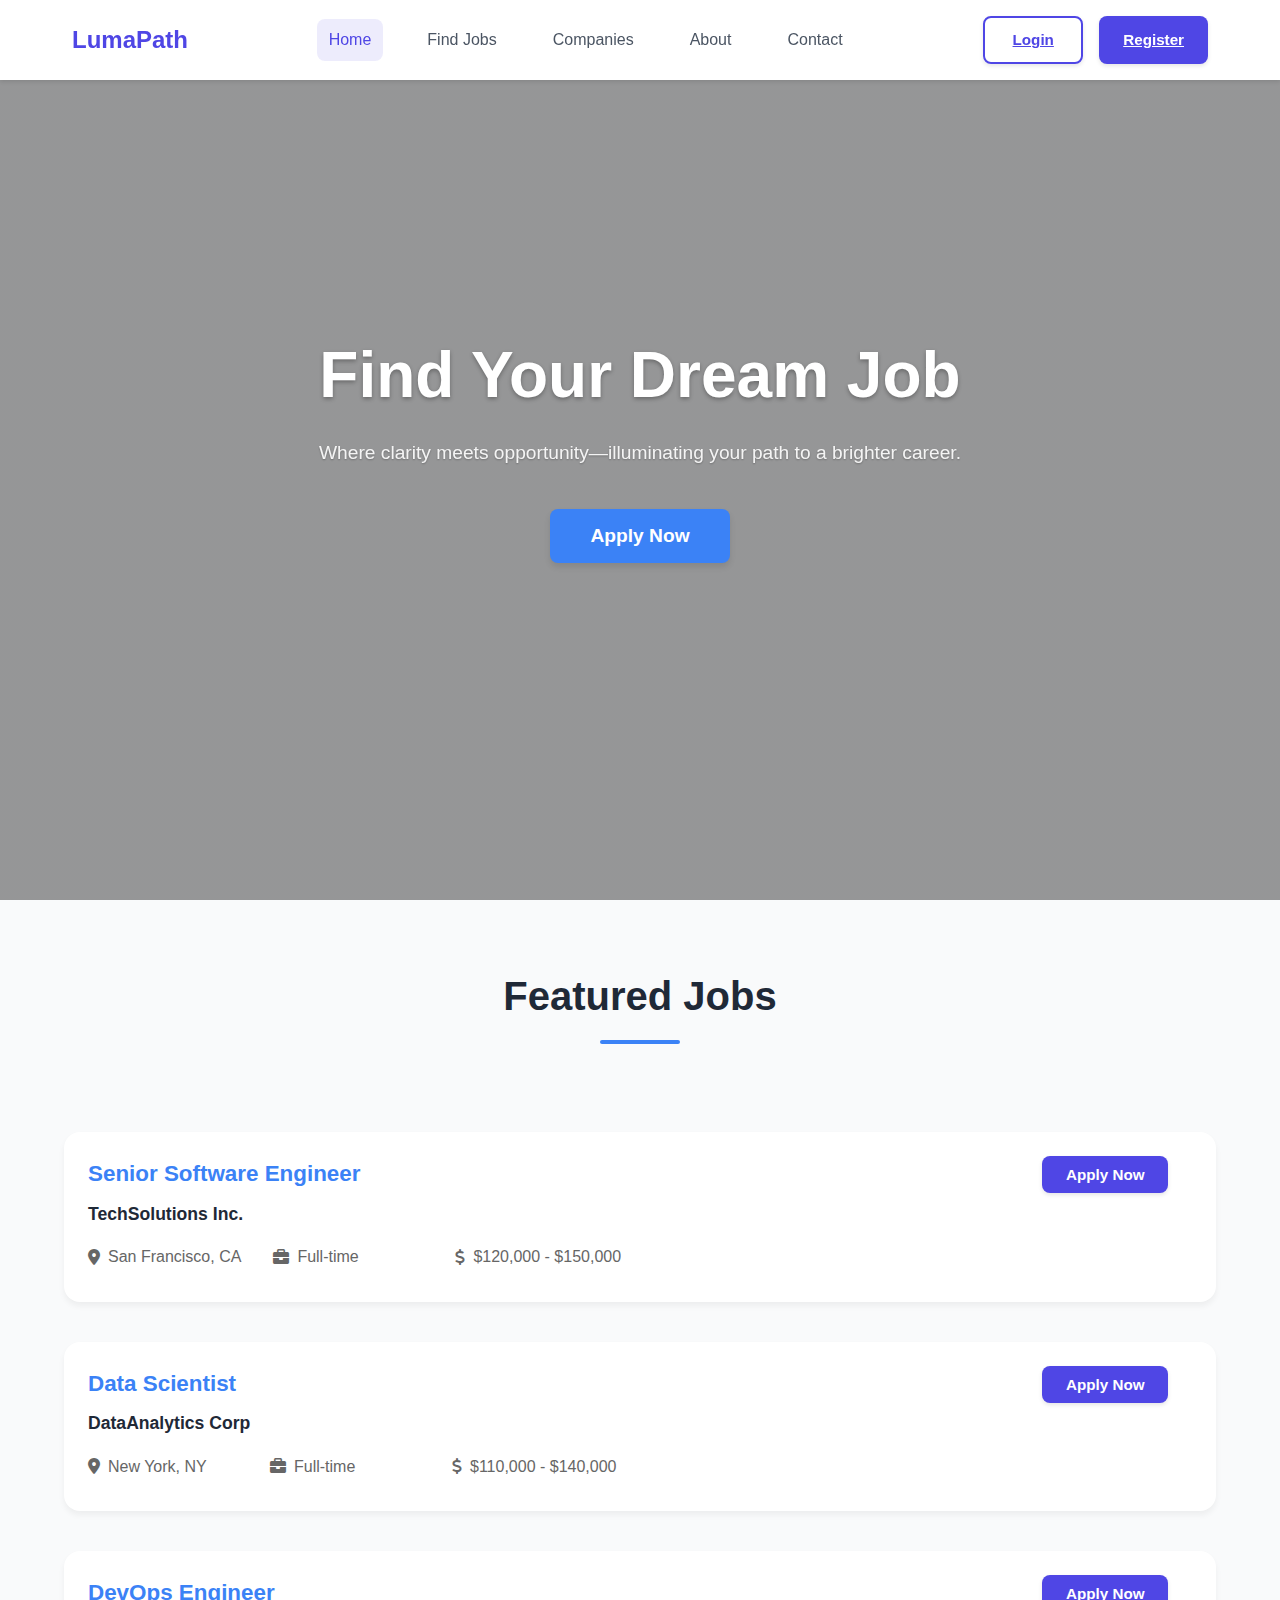
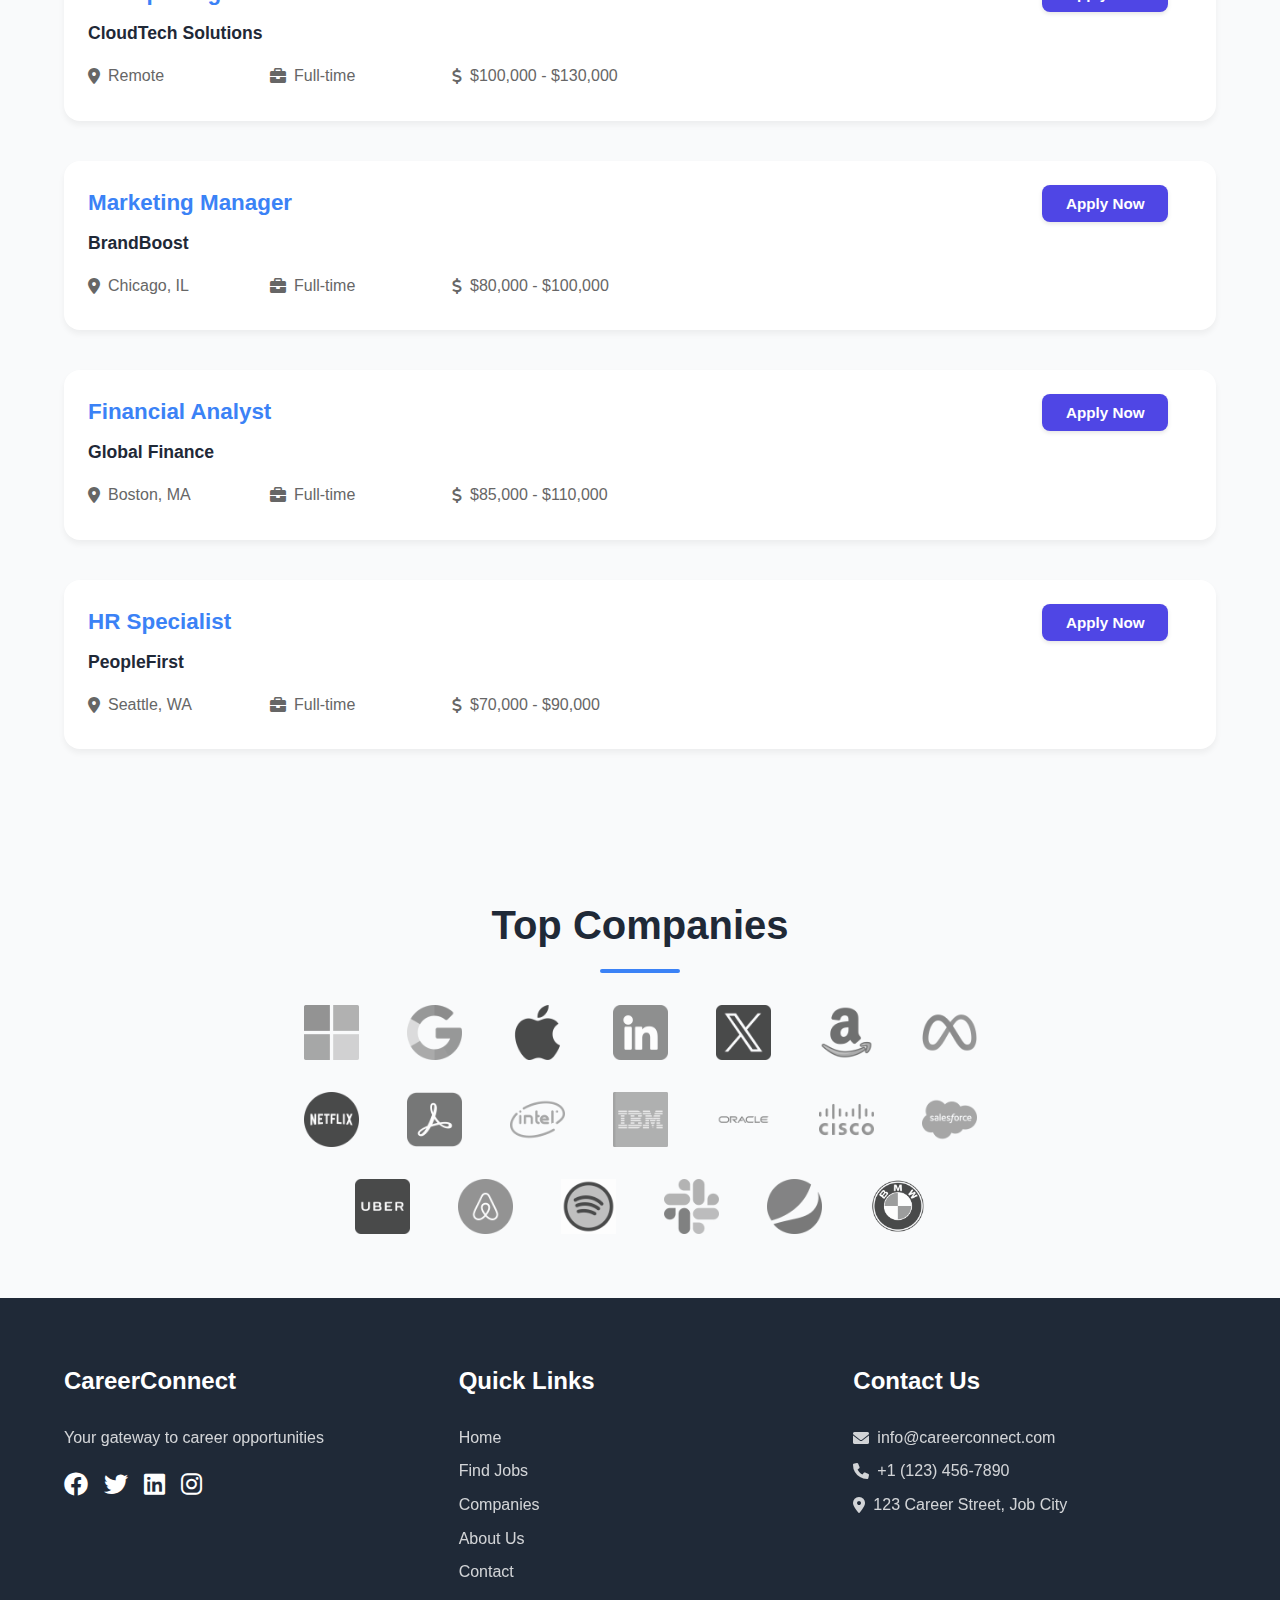
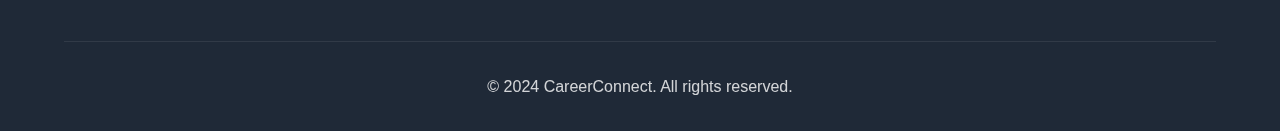
<file: index.html>
<!DOCTYPE html>
<html lang="en">
<head>
    <meta charset="UTF-8">
    <meta name="viewport" content="width=device-width, initial-scale=1.0">
    <title>Job Search Portal</title>
    <link rel="stylesheet" href="styles.css">
    <link rel="stylesheet" href="https://cdnjs.cloudflare.com/ajax/libs/font-awesome/6.0.0/css/all.min.css">
</head>
<body>
    <!-- Header Section -->
    <header class="header">
        <nav class="navbar">
            <div class="logo">
                <h1>LumaPath</h1>
            </div>
            <div class="nav-links">
                <a href="#home" class="active">Home</a>
                <a href="find-jobs.html">Find Jobs</a>
                <a href="companies.html">Companies</a>
                <a href="about.html">About</a>
                <a href="contact.html">Contact</a>
            </div>
            <div class="auth-buttons">
                <a href="login.html" class="btn login-btn">Login</a>
                <a href="register.html" class="btn register-btn">Register</a>
            </div>
            <div class="hamburger">
                <span></span>
                <span></span>
                <span></span>
            </div>
        </nav>
    </header>

    <!-- Hero Section -->
    <section class="hero">
        <div class="hero-content">
            <h1>Find Your Dream Job</h1>
            <p>Where clarity meets opportunity—illuminating your path to a brighter career.</p>
            <button class="btn register-btn hero-btn" onclick="window.location.href='find-jobs.html'">Apply Now</button>
        </div>
    </section>

    <!-- Featured Jobs Section -->
    <section class="featured-jobs">
        <div class="section-header">
            <h2>Featured Jobs</h2>
        </div>
        <div class="jobs-grid">
            <!-- IT Jobs -->
            <div class="job-card">
                <div class="job-info">
                    <h3>Senior Software Engineer</h3>
                    <p class="company">TechSolutions Inc.</p>
                    <div class="job-details">
                        <p class="location"><i class="fas fa-map-marker-alt"></i> San Francisco, CA</p>
                        <p class="type"><i class="fas fa-briefcase"></i> Full-time</p>
                        <p class="salary"><i class="fas fa-dollar-sign"></i> $120,000 - $150,000</p>
                    </div>
                </div>
                <div class="job-actions">
                    <button class="apply-btn">Apply Now</button>
                </div>
            </div>

            <div class="job-card">
                <div class="job-info">
                    <h3>Data Scientist</h3>
                    <p class="company">DataAnalytics Corp</p>
                    <div class="job-details">
                        <p class="location"><i class="fas fa-map-marker-alt"></i> New York, NY</p>
                        <p class="type"><i class="fas fa-briefcase"></i> Full-time</p>
                        <p class="salary"><i class="fas fa-dollar-sign"></i> $110,000 - $140,000</p>
                    </div>
                </div>
                <div class="job-actions">
                    <button class="apply-btn">Apply Now</button>
                </div>
            </div>

            <div class="job-card">
                <div class="job-info">
                    <h3>DevOps Engineer</h3>
                    <p class="company">CloudTech Solutions</p>
                    <div class="job-details">
                        <p class="location"><i class="fas fa-map-marker-alt"></i> Remote</p>
                        <p class="type"><i class="fas fa-briefcase"></i> Full-time</p>
                        <p class="salary"><i class="fas fa-dollar-sign"></i> $100,000 - $130,000</p>
                    </div>
                </div>
                <div class="job-actions">
                    <button class="apply-btn">Apply Now</button>
                </div>
            </div>

            <!-- Non-IT Jobs -->
            <div class="job-card">
                <div class="job-info">
                    <h3>Marketing Manager</h3>
                    <p class="company">BrandBoost</p>
                    <div class="job-details">
                        <p class="location"><i class="fas fa-map-marker-alt"></i> Chicago, IL</p>
                        <p class="type"><i class="fas fa-briefcase"></i> Full-time</p>
                        <p class="salary"><i class="fas fa-dollar-sign"></i> $80,000 - $100,000</p>
                    </div>
                </div>
                <div class="job-actions">
                    <button class="apply-btn">Apply Now</button>
                </div>
            </div>

            <div class="job-card">
                <div class="job-info">
                    <h3>Financial Analyst</h3>
                    <p class="company">Global Finance</p>
                    <div class="job-details">
                        <p class="location"><i class="fas fa-map-marker-alt"></i> Boston, MA</p>
                        <p class="type"><i class="fas fa-briefcase"></i> Full-time</p>
                        <p class="salary"><i class="fas fa-dollar-sign"></i> $85,000 - $110,000</p>
                    </div>
                </div>
                <div class="job-actions">
                    <button class="apply-btn">Apply Now</button>
                </div>
            </div>

            <div class="job-card">
                <div class="job-info">
                    <h3>HR Specialist</h3>
                    <p class="company">PeopleFirst</p>
                    <div class="job-details">
                        <p class="location"><i class="fas fa-map-marker-alt"></i> Seattle, WA</p>
                        <p class="type"><i class="fas fa-briefcase"></i> Full-time</p>
                        <p class="salary"><i class="fas fa-dollar-sign"></i> $70,000 - $90,000</p>
                    </div>
                </div>
                <div class="job-actions">
                    <button class="apply-btn">Apply Now</button>
                </div>
            </div>
        </div>
    </section>

    <!-- Companies Section -->
    <section class="companies" id="companies">
        <h2>Top Companies</h2>
        <div class="companies-grid">
            <!-- Row 1 -->
            <div class="company-row">
                <img src="Assets/microsoft.png" alt="Microsoft" class="company-icon">
                <img src="Assets/google.png" alt="Google" class="company-icon">
                <img src="Assets/apple-logo.png" alt="Apple" class="company-icon">
                <img src="Assets/linkedin.png" alt="LinkedIn" class="company-icon">
                <img src="Assets/twitter.png" alt="Twitter" class="company-icon">
                <img src="Assets/social.png" alt="Amazon" class="company-icon">
                <img src="Assets/meta.png" alt="Meta" class="company-icon">
            </div>
            <!-- Row 2 -->
            <div class="company-row">
                <img src="Assets/netflix.png" alt="Netflix" class="company-icon">
                <img src="Assets/acrobat.png" alt="Adobe" class="company-icon">
                <img src="Assets/intel.png" alt="Intel" class="company-icon">
                <img src="Assets/ibm.png" alt="IBM" class="company-icon">
                <img src="Assets/oracle.png" alt="Oracle" class="company-icon">
                <img src="Assets/cisco.png" alt="Cisco" class="company-icon">
                <img src="Assets/salesforce.png" alt="Salesforce" class="company-icon">
            </div>
            <!-- Row 3 -->
            <div class="company-row">
                <img src="Assets/uber.png" alt="Uber" class="company-icon">
                <img src="Assets/airbnb.png" alt="Airbnb" class="company-icon">
                <img src="Assets/music.png" alt="Spotify" class="company-icon">
                <img src="Assets/slack.png" alt="Slack" class="company-icon">
                <img src="Assets/pepsi (1).png" alt="Pepsi" class="company-icon">
                <img src="Assets/bmw.png" alt="BMW" class="company-icon">
            </div>
        </div>
    </section>

    <!-- Footer Section -->
    <footer class="footer">
        <div class="footer-content">
            <div class="footer-section">
                <h3>CareerConnect</h3>
                <p>Your gateway to career opportunities</p>
                <div class="social-links">
                    <a href="#"><i class="fab fa-facebook"></i></a>
                    <a href="#"><i class="fab fa-twitter"></i></a>
                    <a href="#"><i class="fab fa-linkedin"></i></a>
                    <a href="#"><i class="fab fa-instagram"></i></a>
                </div>
            </div>
            <div class="footer-section">
                <h3>Quick Links</h3>
                <ul>
                    <li><a href="index.html">Home</a></li>
                    <li><a href="find-jobs.html">Find Jobs</a></li>
                    <li><a href="companies.html">Companies</a></li>
                    <li><a href="about.html">About Us</a></li>
                    <li><a href="contact.html">Contact</a></li>
                </ul>
            </div>
            <div class="footer-section">
                <h3>Contact Us</h3>
                <p><i class="fas fa-envelope"></i> info@careerconnect.com</p>
                <p><i class="fas fa-phone"></i> +1 (123) 456-7890</p>
                <p><i class="fas fa-map-marker-alt"></i> 123 Career Street, Job City</p>
            </div>
        </div>
        <div class="footer-bottom">
            <p>&copy; 2024 CareerConnect. All rights reserved.</p>
        </div>
    </footer>

    <script src="script.js"></script>
</body>
</html>
</file>
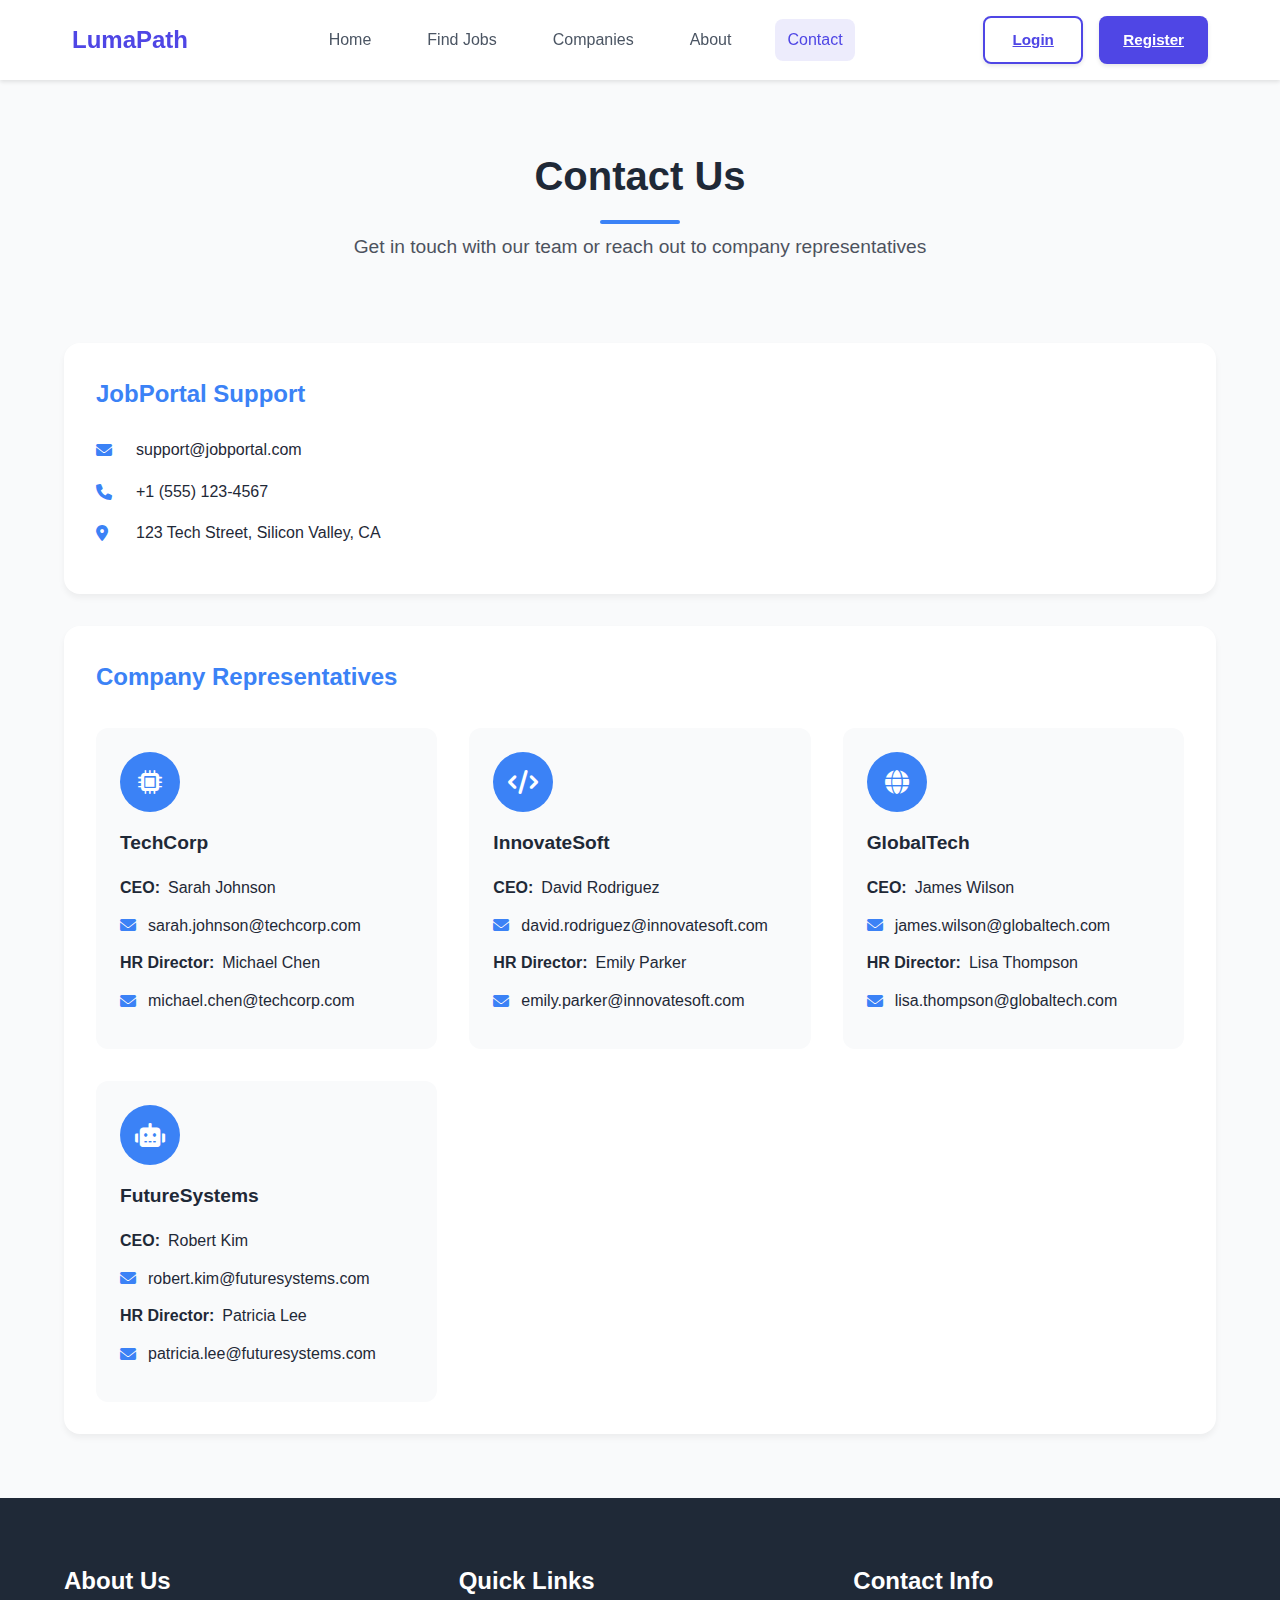
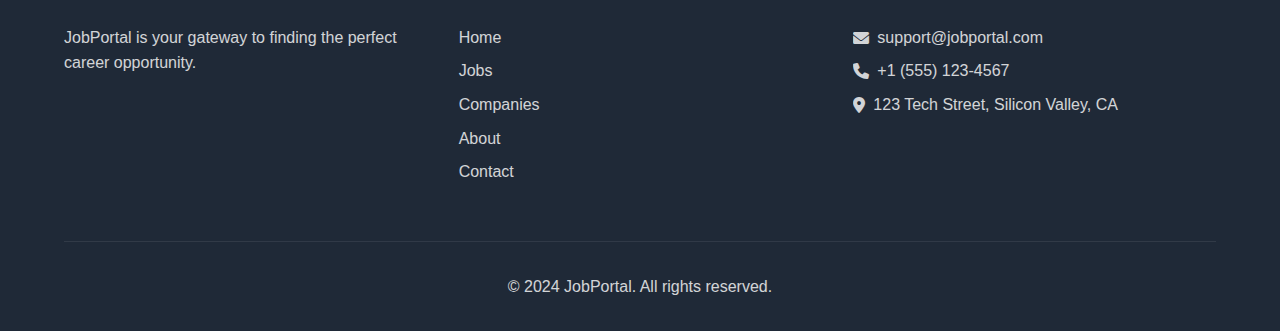
<file: contact.html>
<!DOCTYPE html>
<html lang="en">
<head>
    <meta charset="UTF-8">
    <meta name="viewport" content="width=device-width, initial-scale=1.0">
    <title>Contact Us - JobPortal</title>
    <link rel="stylesheet" href="styles.css">
    <link rel="stylesheet" href="https://cdnjs.cloudflare.com/ajax/libs/font-awesome/6.0.0/css/all.min.css">
</head>
<body>
    <header class="header">
        <nav class="navbar">
            <div class="logo">
                <h1>LumaPath</h1>
            </div>
            <div class="nav-links">
                <a href="index.html">Home</a>
                <a href="find-jobs.html">Find Jobs</a>
                <a href="companies.html">Companies</a>
                <a href="about.html">About</a>
                <a href="contact.html" class="active">Contact</a>
            </div>
            <div class="auth-buttons">
                <a href="login.html" class="btn login-btn">Login</a>
                <a href="register.html" class="btn register-btn">Register</a>
            </div>
            <div class="hamburger">
                <span></span>
                <span></span>
                <span></span>
            </div>
        </nav>
    </header>

    <main>
        <section class="contact-section">
            <div class="section-header">
                <h2>Contact Us</h2>
                <p>Get in touch with our team or reach out to company representatives</p>
            </div>

            <div class="contact-container">
                <div class="contact-info">
                    <div class="contact-card">
                        <h3>JobPortal Support</h3>
                        <div class="contact-details">
                            <p><i class="fas fa-envelope"></i> support@jobportal.com</p>
                            <p><i class="fas fa-phone"></i> +1 (555) 123-4567</p>
                            <p><i class="fas fa-map-marker-alt"></i> 123 Tech Street, Silicon Valley, CA</p>
                        </div>
                    </div>
                </div>

                <div class="company-reps">
                    <h3>Company Representatives</h3>
                    <div class="reps-grid">
                        <!-- TechCorp -->
                        <div class="rep-card">
                            <div class="company-logo">
                                <i class="fas fa-microchip"></i>
                            </div>
                            <h4>TechCorp</h4>
                            <div class="rep-details">
                                <p><strong>CEO:</strong> Sarah Johnson</p>
                                <p><i class="fas fa-envelope"></i> sarah.johnson@techcorp.com</p>
                                <p><strong>HR Director:</strong> Michael Chen</p>
                                <p><i class="fas fa-envelope"></i> michael.chen@techcorp.com</p>
                            </div>
                        </div>

                        <!-- InnovateSoft -->
                        <div class="rep-card">
                            <div class="company-logo">
                                <i class="fas fa-code"></i>
                            </div>
                            <h4>InnovateSoft</h4>
                            <div class="rep-details">
                                <p><strong>CEO:</strong> David Rodriguez</p>
                                <p><i class="fas fa-envelope"></i> david.rodriguez@innovatesoft.com</p>
                                <p><strong>HR Director:</strong> Emily Parker</p>
                                <p><i class="fas fa-envelope"></i> emily.parker@innovatesoft.com</p>
                            </div>
                        </div>

                        <!-- GlobalTech -->
                        <div class="rep-card">
                            <div class="company-logo">
                                <i class="fas fa-globe"></i>
                            </div>
                            <h4>GlobalTech</h4>
                            <div class="rep-details">
                                <p><strong>CEO:</strong> James Wilson</p>
                                <p><i class="fas fa-envelope"></i> james.wilson@globaltech.com</p>
                                <p><strong>HR Director:</strong> Lisa Thompson</p>
                                <p><i class="fas fa-envelope"></i> lisa.thompson@globaltech.com</p>
                            </div>
                        </div>

                        <!-- FutureSystems -->
                        <div class="rep-card">
                            <div class="company-logo">
                                <i class="fas fa-robot"></i>
                            </div>
                            <h4>FutureSystems</h4>
                            <div class="rep-details">
                                <p><strong>CEO:</strong> Robert Kim</p>
                                <p><i class="fas fa-envelope"></i> robert.kim@futuresystems.com</p>
                                <p><strong>HR Director:</strong> Patricia Lee</p>
                                <p><i class="fas fa-envelope"></i> patricia.lee@futuresystems.com</p>
                            </div>
                        </div>
                    </div>
                </div>
            </div>
        </section>
    </main>

    <footer class="footer">
        <div class="footer-content">
            <div class="footer-section">
                <h3>About Us</h3>
                <p>JobPortal is your gateway to finding the perfect career opportunity.</p>
            </div>
            <div class="footer-section">
                <h3>Quick Links</h3>
                <ul>
                    <li><a href="index.html">Home</a></li>
                    <li><a href="find-jobs.html">Jobs</a></li>
                    <li><a href="companies.html">Companies</a></li>
                    <li><a href="about.html">About</a></li>
                    <li><a href="contact.html">Contact</a></li>
                </ul>
            </div>
            <div class="footer-section">
                <h3>Contact Info</h3>
                <p><i class="fas fa-envelope"></i> support@jobportal.com</p>
                <p><i class="fas fa-phone"></i> +1 (555) 123-4567</p>
                <p><i class="fas fa-map-marker-alt"></i> 123 Tech Street, Silicon Valley, CA</p>
            </div>
        </div>
        <div class="footer-bottom">
            <p>&copy; 2024 JobPortal. All rights reserved.</p>
        </div>
    </footer>

    <script src="script.js"></script>
</body>
</html>
</file>
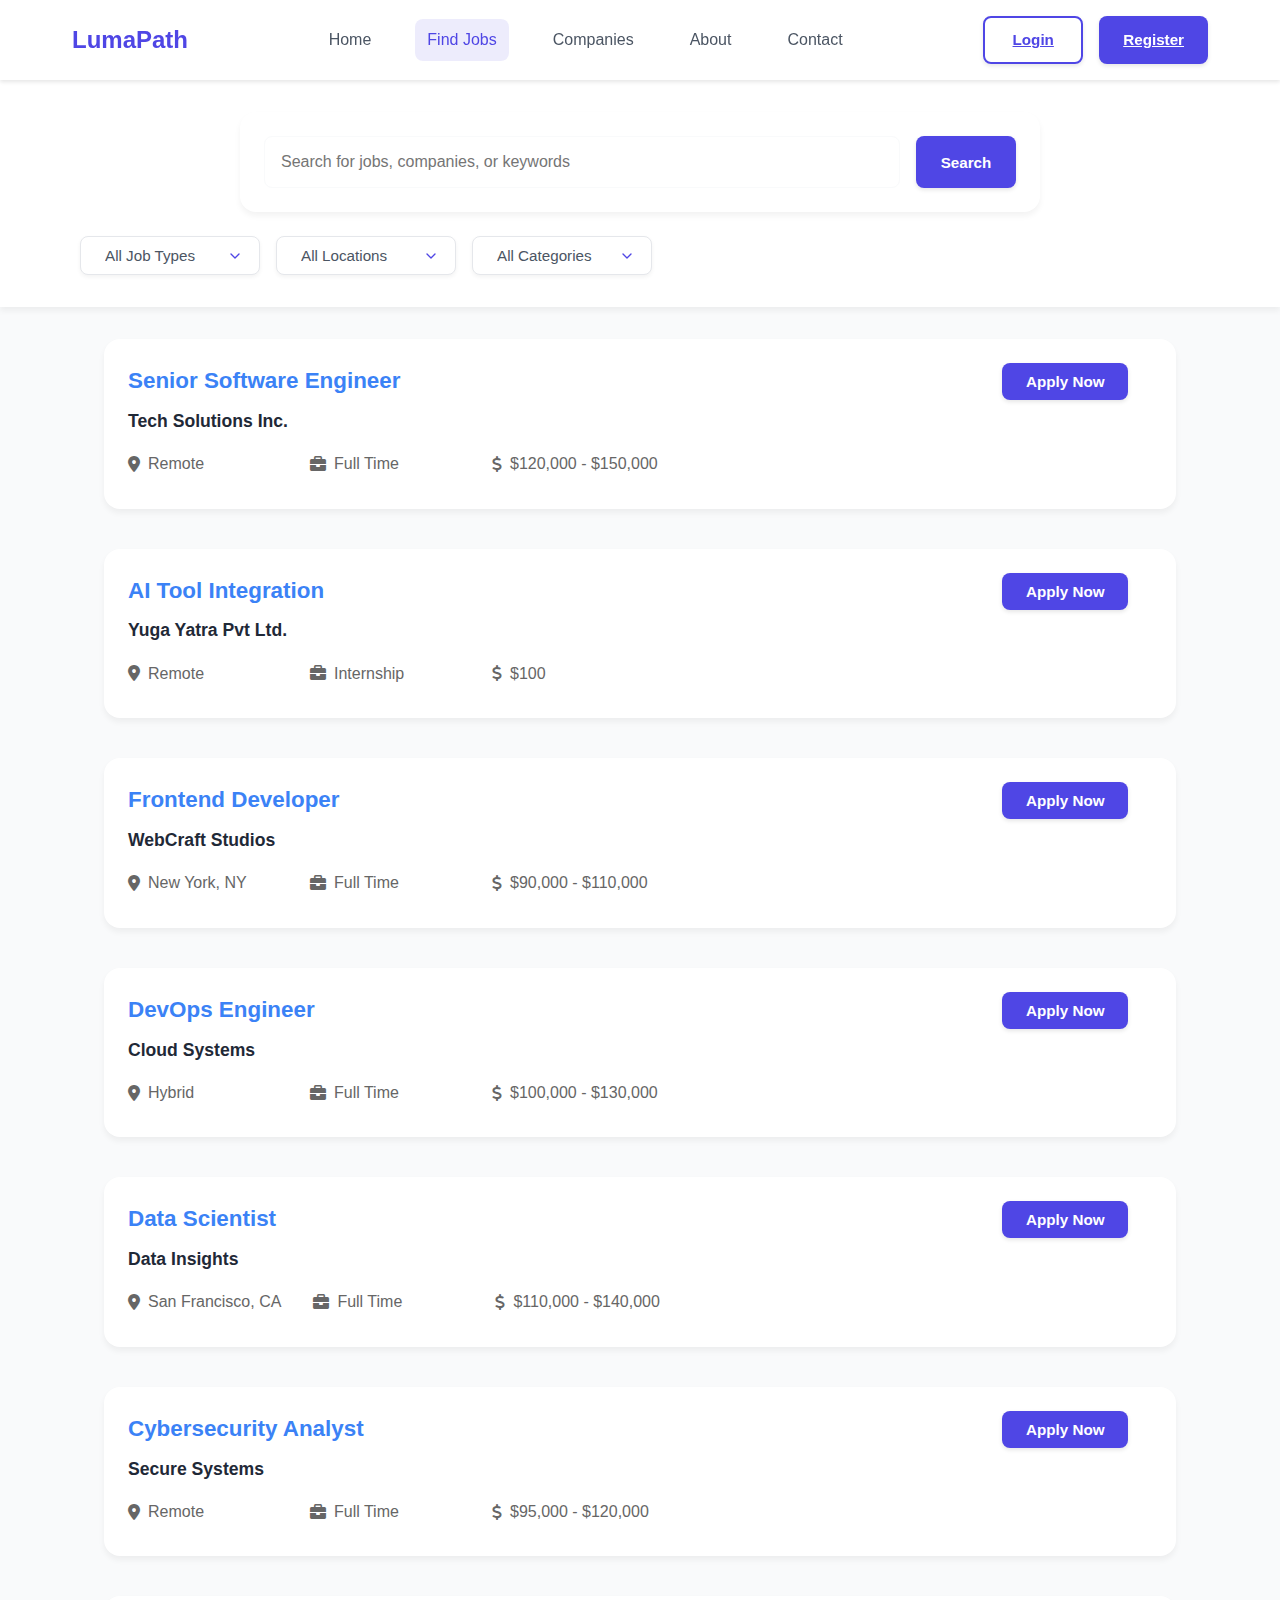
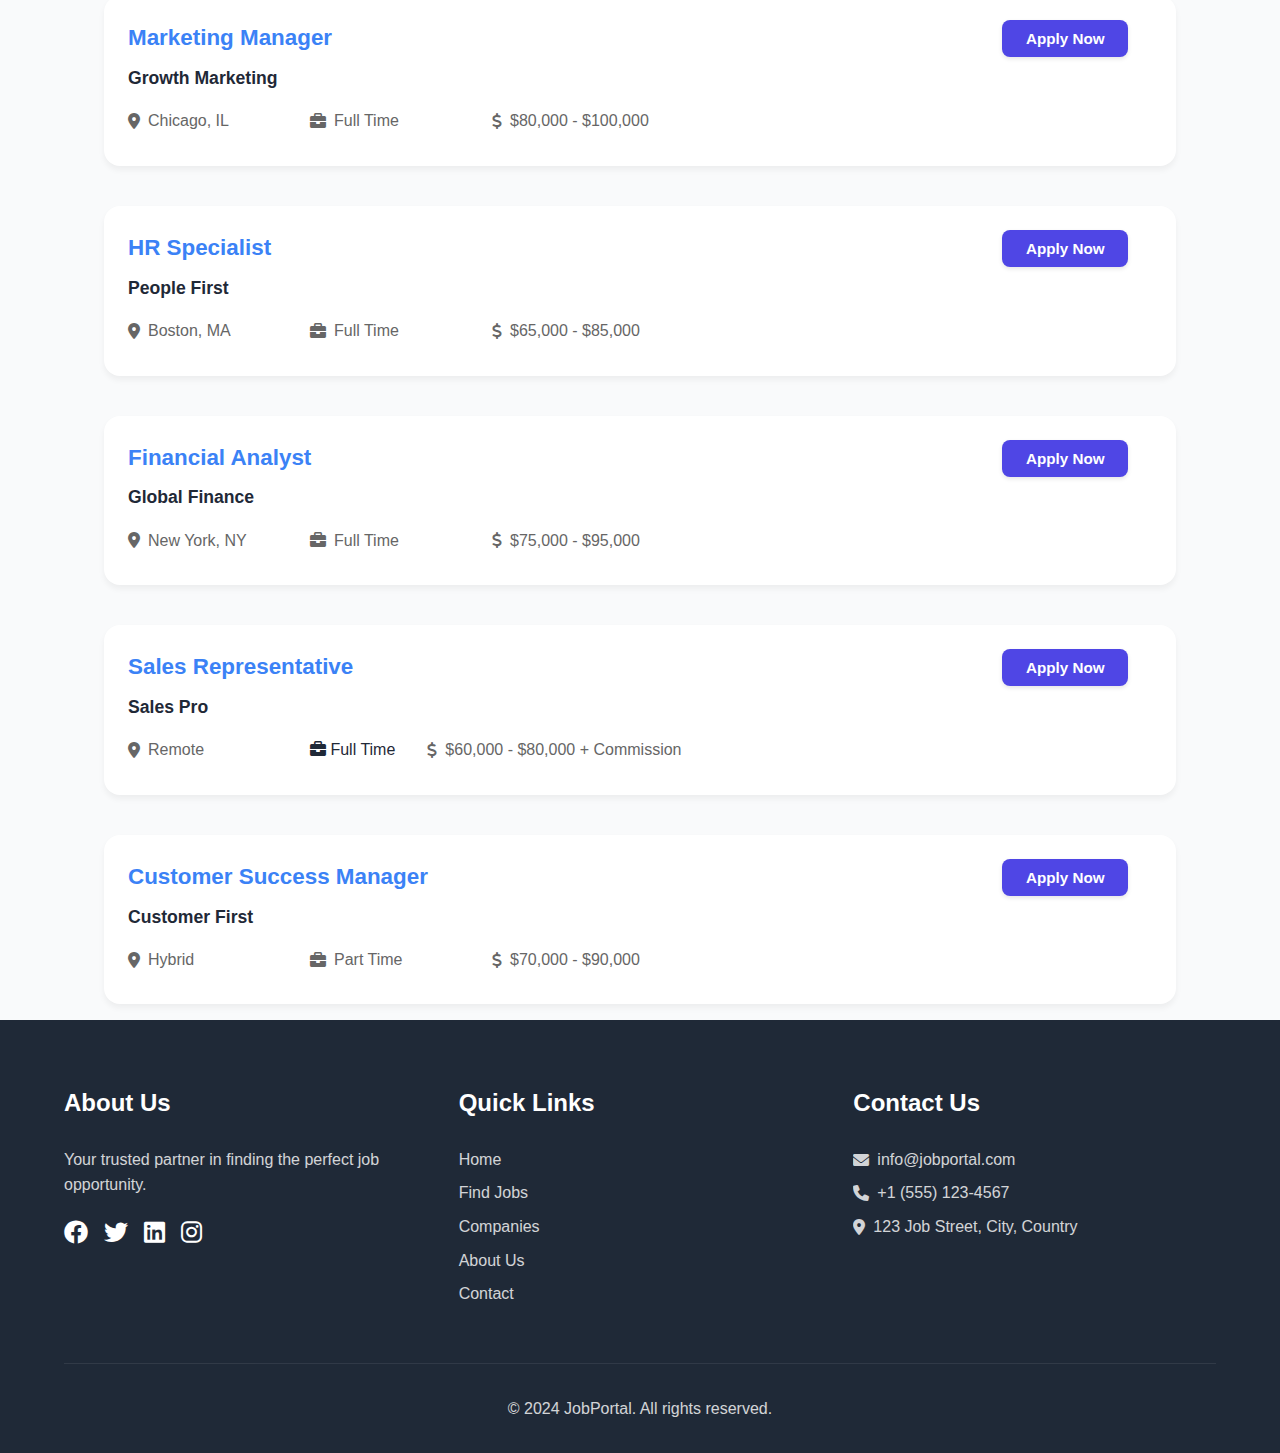
<file: find-jobs.html>
<!DOCTYPE html>
<html lang="en">
<head>
    <meta charset="UTF-8">
    <meta name="viewport" content="width=device-width, initial-scale=1.0">
    <title>Find Jobs - JobPortal</title>
    <link rel="stylesheet" href="styles.css">
    <link rel="stylesheet" href="https://cdnjs.cloudflare.com/ajax/libs/font-awesome/6.0.0/css/all.min.css">
</head>
<body>
    <!-- Header -->
    <header class="header">
        <nav class="navbar">
            <div class="logo">
                <h1>LumaPath</h1>
            </div>
            <div class="nav-links">
                <a href="index.html">Home</a>
                <a href="find-jobs.html" class="active">Find Jobs</a>
                <a href="companies.html">Companies</a>
                <a href="about.html">About</a>
                <a href="contact.html">Contact</a>
            </div>
            <div class="auth-buttons">
                <a href="login.html" class="btn login-btn">Login</a>
                <a href="register.html" class="btn register-btn">Register</a>
            </div>
            <div class="hamburger">
                <span></span>
                <span></span>
                <span></span>
            </div>
        </nav>
        <div class="overlay"></div>
    </header>

    <!-- Main Content -->
    <main class="find-jobs-page">
        <!-- Search Section -->
        <section class="search-section">
            <div class="search-container">
                <div class="search-box">
                    <input type="text" placeholder="Search for jobs, companies, or keywords">
                    <button class="search-btn">Search</button>
                </div>
                <div class="filters">
                    <select id="job-type">
                        <option value="">All Job Types</option>
                        <option value="full-time">Full Time</option>
                        <option value="part-time">Part Time</option>
                        <option value="contract">Contract</option>
                        <option value="internship">Internship</option>
                    </select>
                    <select id="location">
                        <option value="">All Locations</option>
                        <option value="remote">Remote</option>
                        <option value="onsite">On-site</option>
                        <option value="hybrid">Hybrid</option>
                    </select>
                    <select id="category">
                        <option value="">All Categories</option>
                        <option value="it">IT & Software</option>
                        <option value="non-it">Non-IT</option>
                    </select>
                </div>
            </div>
        </section>

        <!-- Jobs Grid -->
        <section class="jobs-section">
            <div class="jobs-grid">
                <!-- IT Jobs -->
                <div class="job-card" data-category="it">
                    <div class="job-info">
                        <h3>Senior Software Engineer</h3>
                        <p class="company">Tech Solutions Inc.</p>
                        <div class="job-details">
                            <p class="location"><i class="fas fa-map-marker-alt"></i> Remote</p>
                            <p class="type"><i class="fas fa-briefcase"></i> Full Time</p>
                            <p class="salary"><i class="fas fa-dollar-sign"></i> $120,000 - $150,000</p>
                        </div>
                    </div>
                    <div class="job-actions">
                        <button class="apply-btn">Apply Now</button>
                    </div>
                </div>

                <div class="job-card" data-category="it">
                    <div class="job-info">
                        <h3>AI Tool Integration</h3>
                        <p class="company">Yuga Yatra Pvt Ltd.</p>
                        <div class="job-details">
                            <p class="location"><i class="fas fa-map-marker-alt"></i>Remote</p>
                            <p class="type full-time"><i class="fas fa-briefcase"></i>Internship</p>
                            <p class="salary"><i class="fas fa-dollar-sign"></i>$100</p>
                        </div>
                    </div>
                    <div class="job-actions">
                        <button class="apply-btn">Apply Now</button>
                    </div>
                </div>

                <div class="job-card" data-category="it">
                    <div class="job-info">
                        <h3>Frontend Developer</h3>
                        <p class="company">WebCraft Studios</p>
                        <div class="job-details">
                            <p class="location"><i class="fas fa-map-marker-alt"></i> New York, NY</p>
                            <p class="type full-time"><i class="fas fa-briefcase"></i> Full Time</p>
                            <p class="salary"><i class="fas fa-dollar-sign"></i> $90,000 - $110,000</p>
                        </div>
                    </div>
                    <div class="job-actions">
                        <button class="apply-btn">Apply Now</button>
                    </div>
                </div>

                <div class="job-card" data-category="it">
                    <div class="job-info">
                        <h3>DevOps Engineer</h3>
                        <p class="company">Cloud Systems</p>
                        <div class="job-details">
                            <p class="location"><i class="fas fa-map-marker-alt"></i> Hybrid</p>
                            <p class="type full-time"><i class="fas fa-briefcase"></i> Full Time</p>
                            <p class="salary"><i class="fas fa-dollar-sign"></i> $100,000 - $130,000</p>
                        </div>
                    </div>
                    <div class="job-actions">
                        <button class="apply-btn">Apply Now</button>
                    </div>
                </div>

                <div class="job-card" data-category="it">
                    <div class="job-info">
                        <h3>Data Scientist</h3>
                        <p class="company">Data Insights</p>
                        <div class="job-details">
                            <p class="location"><i class="fas fa-map-marker-alt"></i> San Francisco, CA</p>
                            <p class="type full-time"><i class="fas fa-briefcase"></i> Full Time</p>
                            <p class="salary"><i class="fas fa-dollar-sign"></i> $110,000 - $140,000</p>
                        </div>
                    </div>
                    <div class="job-actions">
                        <button class="apply-btn">Apply Now</button>
                    </div>
                </div>

                <div class="job-card" data-category="it">
                    <div class="job-info">
                        <h3>Cybersecurity Analyst</h3>
                        <p class="company">Secure Systems</p>
                        <div class="job-details">
                            <p class="location"><i class="fas fa-map-marker-alt"></i> Remote</p>
                            <p class="type full-time"><i class="fas fa-briefcase"></i> Full Time</p>
                            <p class="salary"><i class="fas fa-dollar-sign"></i> $95,000 - $120,000</p>
                        </div>
                    </div>
                    <div class="job-actions">
                        <button class="apply-btn">Apply Now</button>
                    </div>
                </div>

                <!-- Non-IT Jobs -->
                <div class="job-card" data-category="non-it">
                    <div class="job-info">
                        <h3>Marketing Manager</h3>
                        <p class="company">Growth Marketing</p>
                        <div class="job-details">
                            <p class="location"><i class="fas fa-map-marker-alt"></i> Chicago, IL</p>
                            <p class="type full-time"><i class="fas fa-briefcase"></i> Full Time</p>
                            <p class="salary"><i class="fas fa-dollar-sign"></i> $80,000 - $100,000</p>
                        </div>
                    </div>
                    <div class="job-actions">
                        <button class="apply-btn">Apply Now</button>
                    </div>
                </div>

                <div class="job-card" data-category="non-it">
                    <div class="job-info">
                        <h3>HR Specialist</h3>
                        <p class="company">People First</p>
                        <div class="job-details">
                            <p class="location"><i class="fas fa-map-marker-alt"></i> Boston, MA</p>
                            <p class="type full-time"><i class="fas fa-briefcase"></i> Full Time</p>
                            <p class="salary"><i class="fas fa-dollar-sign"></i> $65,000 - $85,000</p>
                        </div>
                    </div>
                    <div class="job-actions">
                        <button class="apply-btn">Apply Now</button>
                    </div>
                </div>

                <div class="job-card" data-category="non-it">
                    <div class="job-info">
                        <h3>Financial Analyst</h3>
                        <p class="company">Global Finance</p>
                        <div class="job-details">
                            <p class="location"><i class="fas fa-map-marker-alt"></i> New York, NY</p>
                            <p class="type full-time"><i class="fas fa-briefcase"></i> Full Time</p>
                            <p class="salary"><i class="fas fa-dollar-sign"></i> $75,000 - $95,000</p>
                        </div>
                    </div>
                    <div class="job-actions">
                        <button class="apply-btn">Apply Now</button>
                    </div>
                </div>

                <div class="job-card" data-category="non-it">
                    <div class="job-info">
                        <h3>Sales Representative</h3>
                        <p class="company">Sales Pro</p>
                        <div class="job-details">
                            <p class="location"><i class="fas fa-map-marker-alt"></i> Remote</p>
                            <p class="job-type"><i class="fas fa-briefcase"></i> Full Time</p>
                            <p class="salary"><i class="fas fa-dollar-sign"></i> $60,000 - $80,000 + Commission</p>
                        </div>
                    </div>
                    <div class="job-actions">
                        <button class="apply-btn">Apply Now</button>
                    </div>
                </div>

                <div class="job-card" data-category="non-it">
                    <div class="job-info">
                        <h3>Customer Success Manager</h3>
                        <p class="company">Customer First</p>
                        <div class="job-details">
                            <p class="location"><i class="fas fa-map-marker-alt"></i> Hybrid</p>
                            <p class="type part-time"><i class="fas fa-briefcase"></i> Part Time</p>
                            <p class="salary"><i class="fas fa-dollar-sign"></i> $70,000 - $90,000</p>
                        </div>
                    </div>
                    <div class="job-actions">
                        <button class="apply-btn">Apply Now</button>
                    </div>
                </div>

                <!-- Add more job cards here -->
            </div>
        </section>
    </main>

    <!-- Footer -->
    <footer class="footer">
        <div class="footer-content">
            <div class="footer-section">
                <h3>About Us</h3>
                <p>Your trusted partner in finding the perfect job opportunity.</p>
                <div class="social-links">
                    <a href="#"><i class="fab fa-facebook"></i></a>
                    <a href="#"><i class="fab fa-twitter"></i></a>
                    <a href="#"><i class="fab fa-linkedin"></i></a>
                    <a href="#"><i class="fab fa-instagram"></i></a>
                </div>
            </div>
            <div class="footer-section">
                <h3>Quick Links</h3>
                <ul>
                    <li><a href="index.html">Home</a></li>
                    <li><a href="find-jobs.html">Find Jobs</a></li>
                    <li><a href="companies.html">Companies</a></li>
                    <li><a href="about.html">About Us</a></li>
                    <li><a href="contact.html">Contact</a></li>
                </ul>
            </div>
            <div class="footer-section">
                <h3>Contact Us</h3>
                <p><i class="fas fa-envelope"></i> info@jobportal.com</p>
                <p><i class="fas fa-phone"></i> +1 (555) 123-4567</p>
                <p><i class="fas fa-map-marker-alt"></i> 123 Job Street, City, Country</p>
            </div>
        </div>
        <div class="footer-bottom">
            <p>&copy; 2024 JobPortal. All rights reserved.</p>
        </div>
    </footer>

    <script src="script.js"></script>
    <script src="find-jobs.js"></script>
</body>
</html>
</file>
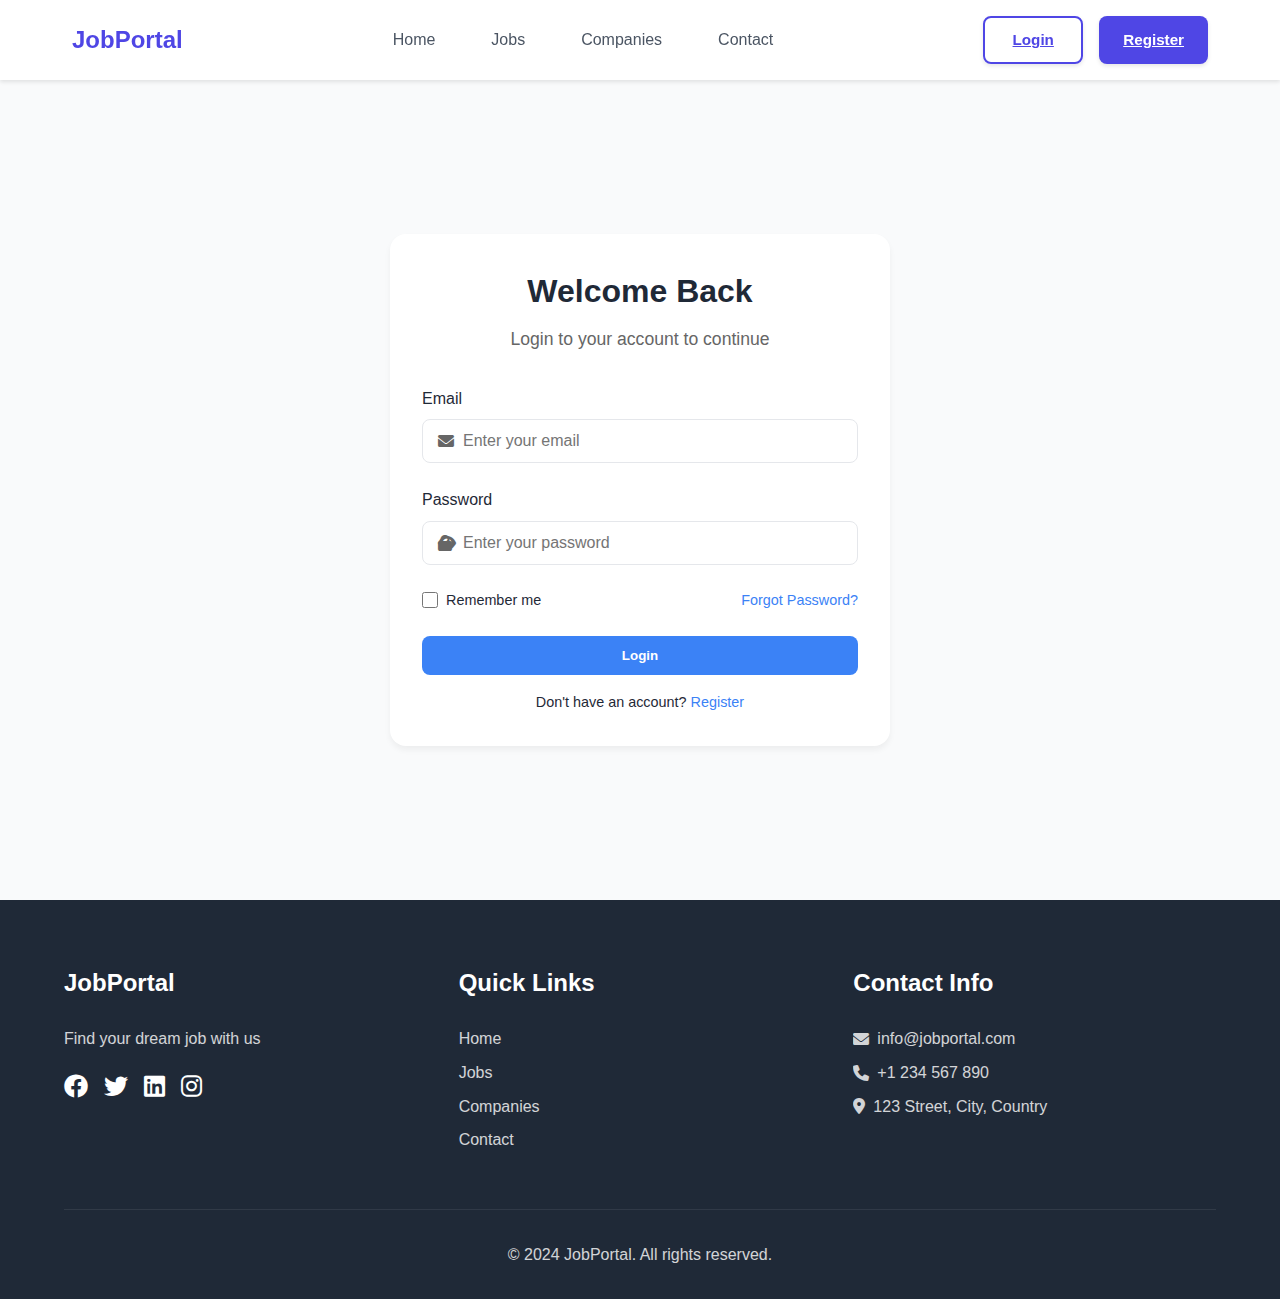
<file: login.html>
<!DOCTYPE html>
<html lang="en">
<head>
    <meta charset="UTF-8">
    <meta name="viewport" content="width=device-width, initial-scale=1.0">
    <title>Login - JobPortal</title>
    <link rel="stylesheet" href="styles.css">
    <link rel="stylesheet" href="https://cdnjs.cloudflare.com/ajax/libs/font-awesome/6.0.0/css/all.min.css">
</head>
<body>
    <!-- Header -->
    <header class="header">
        <nav class="navbar">
            <div class="logo">
                <h1>JobPortal</h1>
            </div>
            <div class="nav-links">
                <a href="index.html">Home</a>
                <a href="jobs.html">Jobs</a>
                <a href="companies.html">Companies</a>
                <a href="contact.html">Contact</a>
            </div>
            <div class="auth-buttons">
                <a href="login.html" class="btn login-btn active">Login</a>
                <a href="register.html" class="btn register-btn">Register</a>
            </div>
            <div class="hamburger">
                <span></span>
                <span></span>
                <span></span>
            </div>
        </nav>
    </header>

    <!-- Main Content -->
    <main>
        <section class="auth-section">
            <div class="auth-container">
                <div class="auth-header">
                    <h2>Welcome Back</h2>
                    <p>Login to your account to continue</p>
                </div>
                <form class="auth-form">
                    <div class="form-group">
                        <label for="email">Email</label>
                        <div class="input-group">
                            <i class="fas fa-envelope"></i>
                            <input type="email" id="email" placeholder="Enter your email" required>
                        </div>
                    </div>
                    <div class="form-group">
                        <label for="password">Password</label>
                        <div class="input-group">
                            <i class="fas fa-lock"></i>
                            <input type="password" id="password" placeholder="Enter your password" required>
                            <i class="fas fa-eye toggle-password"></i>
                        </div>
                    </div>
                    <div class="form-options">
                        <div class="remember-me">
                            <input type="checkbox" id="remember">
                            <label for="remember">Remember me</label>
                        </div>
                        <a href="#" class="forgot-password">Forgot Password?</a>
                    </div>
                    <button type="submit" class="auth-btn">Login</button>
                </form>
                <div class="auth-footer">
                    <p>Don't have an account? <a href="register.html">Register</a></p>
                </div>
            </div>
        </section>
    </main>

    <!-- Footer -->
    <footer class="footer">
        <div class="footer-content">
            <div class="footer-section">
                <h3>JobPortal</h3>
                <p>Find your dream job with us</p>
                <div class="social-links">
                    <a href="#"><i class="fab fa-facebook"></i></a>
                    <a href="#"><i class="fab fa-twitter"></i></a>
                    <a href="#"><i class="fab fa-linkedin"></i></a>
                    <a href="#"><i class="fab fa-instagram"></i></a>
                </div>
            </div>
            <div class="footer-section">
                <h3>Quick Links</h3>
                <ul>
                    <li><a href="index.html">Home</a></li>
                    <li><a href="jobs.html">Jobs</a></li>
                    <li><a href="companies.html">Companies</a></li>
                    <li><a href="contact.html">Contact</a></li>
                </ul>
            </div>
            <div class="footer-section">
                <h3>Contact Info</h3>
                <p><i class="fas fa-envelope"></i> info@jobportal.com</p>
                <p><i class="fas fa-phone"></i> +1 234 567 890</p>
                <p><i class="fas fa-map-marker-alt"></i> 123 Street, City, Country</p>
            </div>
        </div>
        <div class="footer-bottom">
            <p>&copy; 2024 JobPortal. All rights reserved.</p>
        </div>
    </footer>

    <script>
        // Toggle password visibility
        document.querySelector('.toggle-password').addEventListener('click', function() {
            const passwordInput = document.getElementById('password');
            const type = passwordInput.getAttribute('type') === 'password' ? 'text' : 'password';
            passwordInput.setAttribute('type', type);
            this.classList.toggle('fa-eye');
            this.classList.toggle('fa-eye-slash');
        });

        // Mobile menu toggle
        const hamburger = document.querySelector('.hamburger');
        const navLinks = document.querySelector('.nav-links');
        const authButtons = document.querySelector('.auth-buttons');
        const overlay = document.createElement('div');
        overlay.className = 'overlay';
        document.body.appendChild(overlay);

        hamburger.addEventListener('click', () => {
            hamburger.classList.toggle('active');
            navLinks.classList.toggle('active');
            authButtons.classList.toggle('active');
            overlay.classList.toggle('active');
        });

        overlay.addEventListener('click', () => {
            hamburger.classList.remove('active');
            navLinks.classList.remove('active');
            authButtons.classList.remove('active');
            overlay.classList.remove('active');
        });
    </script>
<script src="scripts/auth.js"></script>
</body>
</html>
</body>
</html>
</file>
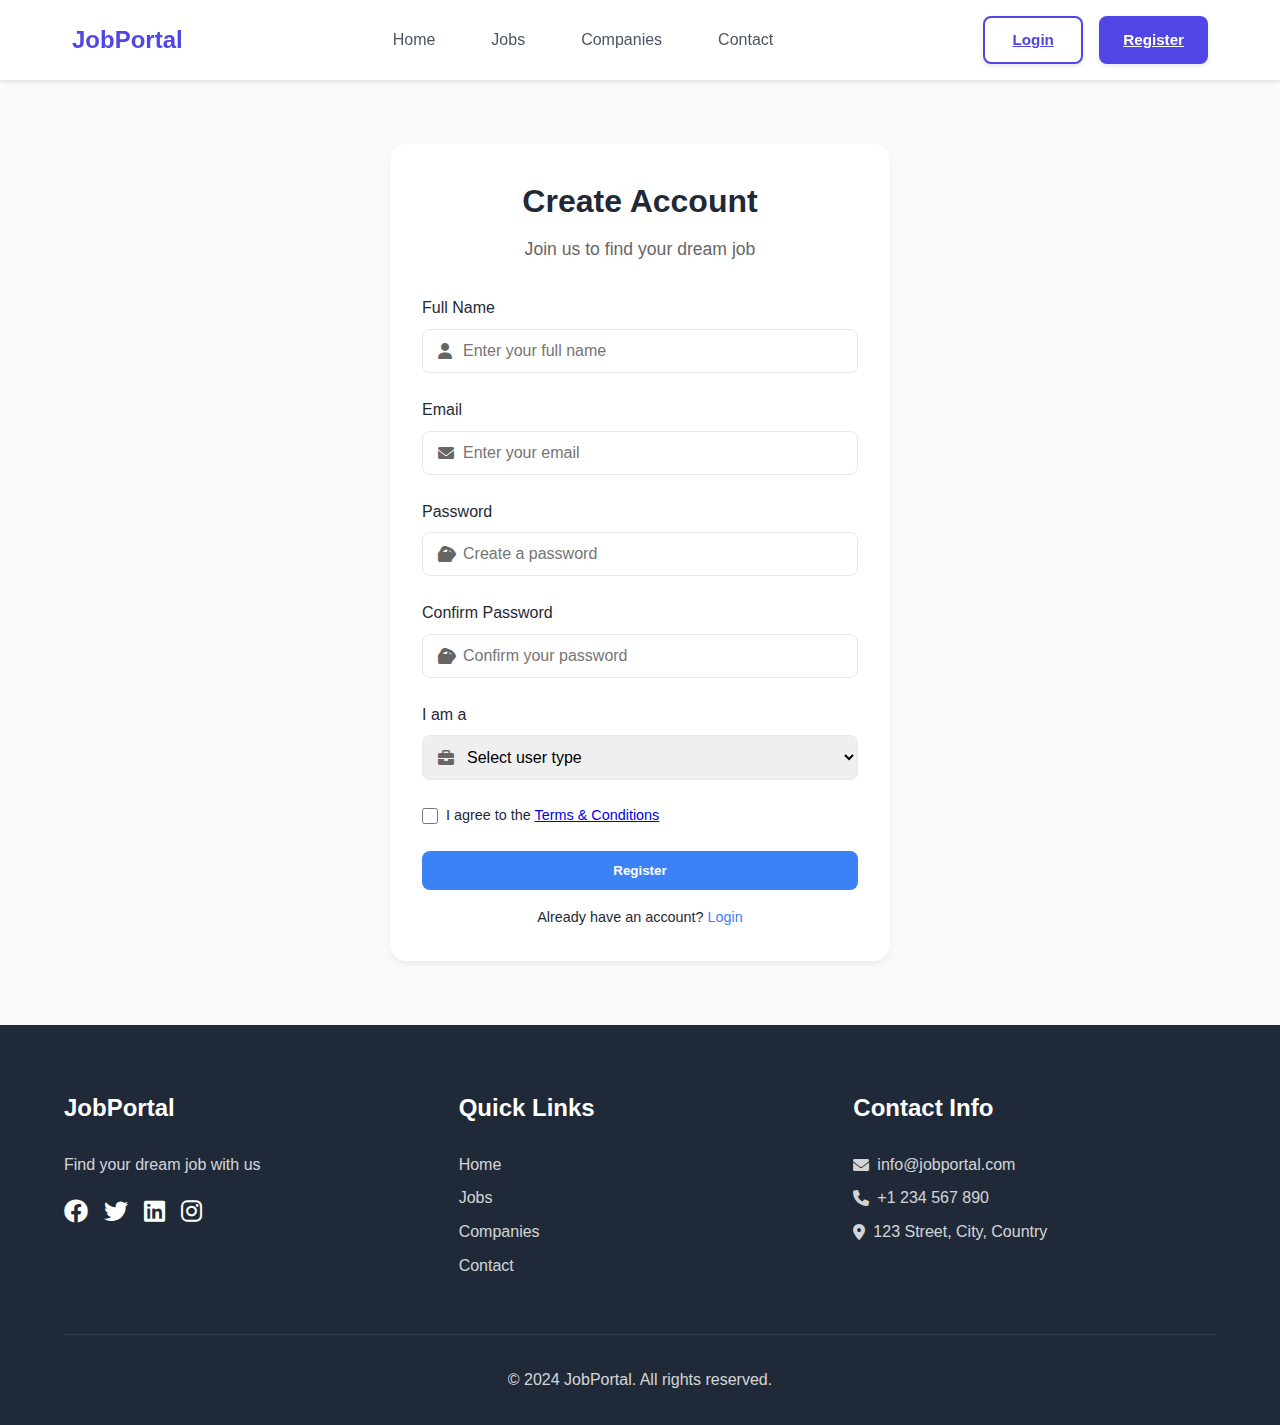
<file: register.html>
<!DOCTYPE html>
<html lang="en">
<head>
    <meta charset="UTF-8">
    <meta name="viewport" content="width=device-width, initial-scale=1.0">
    <title>Register - JobPortal</title>
    <link rel="stylesheet" href="styles.css">
    <link rel="stylesheet" href="https://cdnjs.cloudflare.com/ajax/libs/font-awesome/6.0.0/css/all.min.css">
</head>
<body>
    <!-- Header -->
    <header class="header">
        <nav class="navbar">
            <div class="logo">
                <h1>JobPortal</h1>
            </div>
            <div class="nav-links">
                <a href="index.html">Home</a>
                <a href="jobs.html">Jobs</a>
                <a href="companies.html">Companies</a>
                <a href="contact.html">Contact</a>
            </div>
            <div class="auth-buttons">
                <a href="login.html" class="btn login-btn">Login</a>
                <a href="register.html" class="btn register-btn active">Register</a>
            </div>
            <div class="hamburger">
                <span></span>
                <span></span>
                <span></span>
            </div>
        </nav>
    </header>

    <!-- Main Content -->
    <main>
        <section class="auth-section">
            <div class="auth-container">
                <div class="auth-header">
                    <h2>Create Account</h2>
                    <p>Join us to find your dream job</p>
                </div>
                <form class="auth-form">
                    <div class="form-group">
                        <label for="fullname">Full Name</label>
                        <div class="input-group">
                            <i class="fas fa-user"></i>
                            <input type="text" id="fullname" placeholder="Enter your full name" required>
                        </div>
                    </div>
                    <div class="form-group">
                        <label for="email">Email</label>
                        <div class="input-group">
                            <i class="fas fa-envelope"></i>
                            <input type="email" id="email" placeholder="Enter your email" required>
                        </div>
                    </div>
                    <div class="form-group">
                        <label for="password">Password</label>
                        <div class="input-group">
                            <i class="fas fa-lock"></i>
                            <input type="password" id="password" placeholder="Create a password" required>
                            <i class="fas fa-eye toggle-password"></i>
                        </div>
                    </div>
                    <div class="form-group">
                        <label for="confirm-password">Confirm Password</label>
                        <div class="input-group">
                            <i class="fas fa-lock"></i>
                            <input type="password" id="confirm-password" placeholder="Confirm your password" required>
                            <i class="fas fa-eye toggle-password"></i>
                        </div>
                    </div>
                    <div class="form-group">
                        <label for="user-type">I am a</label>
                        <div class="input-group">
                            <i class="fas fa-briefcase"></i>
                            <select id="user-type" required>
                                <option value="">Select user type</option>
                                <option value="job-seeker">Job Seeker</option>
                                <option value="employer">Employer</option>
                            </select>
                        </div>
                    </div>
                    <div class="form-options">
                        <div class="terms">
                            <input type="checkbox" id="terms" required>
                            <label for="terms">I agree to the <a href="#">Terms & Conditions</a></label>
                        </div>
                    </div>
                    <button type="submit" class="auth-btn">Register</button>
                </form>
                <div class="auth-footer">
                    <p>Already have an account? <a href="login.html">Login</a></p>
                </div>
            </div>
        </section>
    </main>

    <!-- Footer -->
    <footer class="footer">
        <div class="footer-content">
            <div class="footer-section">
                <h3>JobPortal</h3>
                <p>Find your dream job with us</p>
                <div class="social-links">
                    <a href="#"><i class="fab fa-facebook"></i></a>
                    <a href="#"><i class="fab fa-twitter"></i></a>
                    <a href="#"><i class="fab fa-linkedin"></i></a>
                    <a href="#"><i class="fab fa-instagram"></i></a>
                </div>
            </div>
            <div class="footer-section">
                <h3>Quick Links</h3>
                <ul>
                    <li><a href="index.html">Home</a></li>
                    <li><a href="jobs.html">Jobs</a></li>
                    <li><a href="companies.html">Companies</a></li>
                    <li><a href="contact.html">Contact</a></li>
                </ul>
            </div>
            <div class="footer-section">
                <h3>Contact Info</h3>
                <p><i class="fas fa-envelope"></i> info@jobportal.com</p>
                <p><i class="fas fa-phone"></i> +1 234 567 890</p>
                <p><i class="fas fa-map-marker-alt"></i> 123 Street, City, Country</p>
            </div>
        </div>
        <div class="footer-bottom">
            <p>&copy; 2024 JobPortal. All rights reserved.</p>
        </div>
    </footer>

    <!-- Add this before the closing body tag -->
    <div class="success-popup" id="successPopup">
        <div class="popup-content">
            <i class="fas fa-check-circle"></i>
            <h3>Registration Successful!</h3>
            <p>Your account has been created successfully.</p>
            <button class="popup-close-btn">Continue</button>
        </div>
    </div>

    <style>
        .success-popup {
            position: fixed;
            top: 0;
            left: 0;
            width: 100%;
            height: 100%;
            background: rgba(0, 0, 0, 0.5);
            display: none;
            justify-content: center;
            align-items: center;
            z-index: 1000;
            opacity: 0;
            transition: opacity 0.3s ease;
        }

        .success-popup.active {
            display: flex;
            opacity: 1;
        }

        .popup-content {
            background: white;
            padding: 2rem;
            border-radius: 1rem;
            text-align: center;
            transform: scale(0.8);
            transition: transform 0.3s ease;
            max-width: 400px;
            width: 90%;
            box-shadow: 0 4px 6px rgba(0, 0, 0, 0.1);
        }

        .success-popup.active .popup-content {
            transform: scale(1);
        }

        .popup-content i {
            font-size: 4rem;
            color: #4CAF50;
            margin-bottom: 1rem;
            animation: bounce 0.5s ease;
        }

        .popup-content h3 {
            font-size: 1.5rem;
            color: var(--text-color);
            margin-bottom: 0.5rem;
        }

        .popup-content p {
            color: #666;
            margin-bottom: 1.5rem;
        }

        .popup-close-btn {
            background: #4CAF50;
            color: white;
            border: none;
            padding: 0.75rem 1.5rem;
            border-radius: 0.5rem;
            font-weight: 600;
            cursor: pointer;
            transition: all 0.3s ease;
        }

        .popup-close-btn:hover {
            background: #45a049;
            transform: translateY(-2px);
        }

        @keyframes bounce {
            0%, 20%, 50%, 80%, 100% {
                transform: translateY(0);
            }
            40% {
                transform: translateY(-20px);
            }
            60% {
                transform: translateY(-10px);
            }
        }
    </style>

    <script src="scripts/auth.js"></script>
</body>
</html>
</file>
<file: styles.css>
/* Reset and Base Styles */
html {
    scroll-behavior: smooth;
}

* {
    margin: 0;
    padding: 0;
    box-sizing: border-box;
    font-family: 'Inter', 'Segoe UI', sans-serif;
}

:root {
    --primary-color: #3b82f6;
    --secondary-color: #2563eb;
    --text-color: #1f2937;
    --light-gray: #f9fafb;
    --white: #ffffff;
    --shadow: 0 4px 6px rgba(0, 0, 0, 0.05);
    --transition: all 0.3s ease;
}

body {
    line-height: 1.6;
    color: var(--text-color);
    background-color: var(--light-gray);
}

/* Header Styles */
.header {
    position: fixed;
    top: 0;
    left: 0;
    right: 0;
    background: white;
    box-shadow: 0 2px 4px rgba(0, 0, 0, 0.1);
    z-index: 1000;
}

.navbar {
    display: flex;
    justify-content: space-between;
    align-items: center;
    padding: 1rem 2rem;
    max-width: 1200px;
    margin: 0 auto;
}

.logo h1 {
    font-size: 1.5rem;
    color: #4f46e5;
    margin: 0;
}

.nav-links {
    display: flex;
    gap: 2rem;
    align-items: center;
}

.nav-links a {
    color: #4b5563;
    text-decoration: none;
    font-weight: 500;
    transition: color 0.3s ease;
    padding: 0.5rem 0.75rem;
    border-radius: 0.5rem;
}

.nav-links a:hover,
.nav-links a.active {
    color: #4f46e5;
    background: rgba(79, 70, 229, 0.1);
}

.auth-buttons {
    display: flex;
    gap: 1rem;
}

/* Button Styles */
.btn {
    padding: 0.625rem 1.5rem;
    border-radius: 0.5rem;
    font-weight: 600;
    cursor: pointer;
    transition: all 0.3s ease;
    font-size: 0.95rem;
    display: inline-flex;
    align-items: center;
    justify-content: center;
    min-width: 100px;
    text-align: center;
    box-shadow: 0 2px 4px rgba(0, 0, 0, 0.1);
}

.btn:hover {
    transform: translateY(-2px);
    box-shadow: 0 4px 6px rgba(0, 0, 0, 0.1);
}

.login-btn {
    background: transparent;
    border: 2px solid #4f46e5;
    color: #4f46e5;
}

.login-btn:hover {
    background: #4f46e5;
    color: white;
    border-color: #4f46e5;
}

.register-btn {
    background: #4f46e5;
    color: white;
    border: none;
}

.register-btn:hover {
    background: #4338ca;
}

/* Mobile Navigation */
.hamburger {
    display: none;
    flex-direction: column;
    cursor: pointer;
    padding: 0.5rem;
}

.hamburger span {
    width: 25px;
    height: 3px;
    background: #4f46e5;
    margin: 0.25rem;
    border-radius: 3px;
    transition: all 0.3s ease;
}

.overlay {
    position: fixed;
    top: 0;
    left: 0;
    right: 0;
    bottom: 0;
    background: rgba(0, 0, 0, 0.5);
    z-index: 999;
    display: none;
    transition: opacity 0.3s ease;
}

/* Tablet Styles */
@media (max-width: 1024px) {
    .navbar {
        padding: 1rem 1.5rem;
    }

    .nav-links {
        gap: 1.25rem;
    }

    .nav-links a {
        padding: 0.4rem 0.6rem;
        font-size: 0.95rem;
    }

    .btn {
        padding: 0.5rem 1.25rem;
        font-size: 0.9rem;
        min-width: 90px;
    }

    .logo h1 {
        font-size: 1.4rem;
    }
}

/* Mobile Navigation */
@media (max-width: 768px) {
    .navbar {
        padding: 1rem;
    }

    .hamburger {
        display: flex;
        z-index: 1001;
    }

    .nav-links {
        position: fixed;
        top: 0;
        right: -100%;
        width: 70%;
        height: 100vh;
        background: white;
        flex-direction: column;
        padding: 2rem;
        gap: 1.5rem;
        transition: right 0.3s ease;
        z-index: 1000;
    }

    .nav-links.active {
        right: 0;
    }

    .nav-links a {
        font-size: 1.2rem;
        padding: 0.75rem 1rem;
        width: 100%;
        text-align: center;
        background: rgba(79, 70, 229, 0.05);
    }

    .auth-buttons {
        position: fixed;
        bottom: 2rem;
        left: 0;
        right: 0;
        padding: 0 1rem;
        flex-direction: column;
        gap: 1rem;
        z-index: 1000;
        display: none;
    }

    .auth-buttons.active {
        display: flex;
    }

    .overlay.active {
        display: block;
    }

    .hamburger.active span:nth-child(1) {
        transform: rotate(45deg) translate(5px, 5px);
    }

    .hamburger.active span:nth-child(2) {
        opacity: 0;
    }

    .hamburger.active span:nth-child(3) {
        transform: rotate(-45deg) translate(7px, -6px);
    }

    .btn {
        width: 100%;
        padding: 0.75rem 1.5rem;
        font-size: 1rem;
        min-width: auto;
    }
}

/* Ensure content doesn't hide behind fixed header */
main {
    margin-top: 80px;
}

/* Hero Section */
.hero {
    background: linear-gradient(rgba(0, 0, 0, 0.4), rgba(0, 0, 0, 0.4)), url('https://images.unsplash.com/photo-1521791136064-7986c2920216?ixlib=rb-1.2.1&auto=format&fit=crop&w=1950&q=80');
    background-size: cover;
    background-position: center;
    background-attachment: fixed;
    height: 100vh;
    min-height: 600px;
    max-height: 1200px;
    display: flex;
    align-items: center;
    justify-content: center;
    text-align: center;
    color: var(--white);
    margin-top: 0;
    position: relative;
    overflow: hidden;
}

.hero::before {
    content: '';
    position: absolute;
    top: 0;
    left: 0;
    width: 100%;
    height: 100%;
    background: linear-gradient(rgba(0, 0, 0, 0.4), rgba(0, 0, 0, 0.4)), url('https://images.unsplash.com/photo-1521791136064-7986c2920216?ixlib=rb-1.2.1&auto=format&fit=crop&w=1950&q=80');
    background-size: cover;
    background-position: center;
    opacity: 0;
    transition: opacity 0.5s ease;
}

.hero.fade-out::before {
    opacity: 1;
}

.hero-content {
    max-width: 800px;
    padding: 2rem;
    position: relative;
    z-index: 1;
    animation: fadeIn 1s ease-out;
}

.hero h1 {
    font-size: clamp(2.5rem, 5vw, 4rem);
    margin-bottom: 1.5rem;
    font-weight: 700;
    line-height: 1.2;
    text-shadow: 0 2px 4px rgba(0, 0, 0, 0.3);
}

.hero p {
    font-size: clamp(1rem, 2vw, 1.2rem);
    margin-bottom: 2.5rem;
    opacity: 0.9;
    text-shadow: 0 1px 2px rgba(0, 0, 0, 0.3);
}

.hero-btn {
    padding: 1rem 2.5rem;
    font-size: 1.2rem;
    background: var(--primary-color);
    color: white;
    border: none;
    border-radius: 0.5rem;
    cursor: pointer;
    transition: all 0.3s ease;
    box-shadow: 0 4px 6px rgba(0, 0, 0, 0.1);
}

.hero-btn:hover {
    background: var(--secondary-color);
    transform: translateY(-3px);
    box-shadow: 0 6px 8px rgba(0, 0, 0, 0.15);
}

/* Search Section */
.search-section {
    padding: 2rem 5%;
    background: var(--white);
    box-shadow: var(--shadow);
    margin-bottom: 2rem;
}

.search-container {
    max-width: 1200px;
    margin: 0 auto;
}

.search-box {
    display: flex;
    gap: 1rem;
    background: var(--white);
    padding: 1.5rem;
    border-radius: 1rem;
    box-shadow: var(--shadow);
    max-width: 800px;
    margin: 0 auto;
}

.search-box input {
    flex: 1;
    padding: 1rem;
    border: 1px solid var(--light-gray);
    border-radius: 0.5rem;
    font-size: 1rem;
    transition: var(--transition);
}

.search-box input:focus {
    outline: none;
    border-color: var(--primary-color);
    box-shadow: 0 0 0 3px rgba(59, 130, 246, 0.1);
}

/* Search Button */
.search-btn {
    background: #4f46e5;
    color: white;
    border: none;
    padding: 0.625rem 1.5rem;
    border-radius: 0.5rem;
    font-weight: 600;
    cursor: pointer;
    transition: all 0.3s ease;
    font-size: 0.95rem;
    display: inline-flex;
    align-items: center;
    justify-content: center;
    min-width: 100px;
    text-align: center;
    box-shadow: 0 2px 4px rgba(0, 0, 0, 0.1);
}

.search-btn:hover {
    background: #4338ca;
    transform: translateY(-2px);
    box-shadow: 0 4px 6px rgba(0, 0, 0, 0.1);
}

/* Apply Button */
.apply-btn {
    background: #4f46e5;
    color: white;
    border: none;
    padding: 0.625rem 1.5rem;
    border-radius: 0.5rem;
    font-weight: 600;
    cursor: pointer;
    transition: all 0.3s ease;
    font-size: 0.95rem;
    display: inline-flex;
    align-items: center;
    justify-content: center;
    gap: 0.5rem;
    min-width: 120px;
    text-align: center;
    box-shadow: 0 2px 4px rgba(0, 0, 0, 0.1);
}

.apply-btn:hover {
    background: #4338ca;
    transform: translateY(-2px);
    box-shadow: 0 4px 6px rgba(0, 0, 0, 0.1);
}

.apply-btn svg {
    width: 1.25rem;
    height: 1.25rem;
}

/* Job Cards */
.job-card {
    background: var(--white);
    border-radius: 1rem;
    padding: 1.5rem;
    box-shadow: var(--shadow);
    transition: var(--transition);
    display: flex;
    align-items: flex-start;
    justify-content: space-between;
    gap: 2rem;
    margin-bottom: 1rem;
    width: 100%;
    max-width: 1200px;
    margin-left: auto;
    margin-right: auto;
    overflow: hidden;
}

.job-card:hover {
    transform: translateY(-5px);
    box-shadow: 0 8px 15px rgba(0, 0, 0, 0.1);
}

.job-info {
    flex: 1;
    display: flex;
    flex-direction: column;
    gap: 0.5rem;
    min-width: 0; /* Prevents flex item from overflowing */
}

.job-card h3 {
    color: var(--primary-color);
    font-size: 1.4rem;
    margin: 0;
    word-wrap: break-word;
    overflow-wrap: break-word;
}

.job-card .company {
    font-weight: 600;
    color: var(--text-color);
    font-size: 1.1rem;
    margin: 0;
    word-wrap: break-word;
    overflow-wrap: break-word;
}

.job-details {
    display: flex;
    gap: 2rem;
    margin: 0.5rem 0;
    flex-wrap: wrap;
}

.job-card .location,
.job-card .type,
.job-card .salary {
    display: flex;
    align-items: center;
    gap: 0.5rem;
    color: #666;
    margin: 0;
    min-width: 150px;
    flex-shrink: 0;
}

.job-actions {
    display: flex;
    align-items: center;
    gap: 1rem;
    min-width: 150px;
    flex-shrink: 0;
}

/* Companies Section */
.companies-section {
    padding: 4rem 5%;
    background: var(--light-gray);
}

.company-category {
    margin-bottom: 4rem;
}

.company-category h3 {
    font-size: 2rem;
    color: var(--text-color);
    margin-bottom: 2rem;
    position: relative;
    padding-left: 1rem;
}

.company-category h3::before {
    content: '';
    position: absolute;
    left: 0;
    top: 50%;
    transform: translateY(-50%);
    width: 4px;
    height: 80%;
    background: var(--primary-color);
    border-radius: 2px;
}

.companies-grid {
    display: grid;
    grid-template-columns: repeat(auto-fit, minmax(300px, 1fr));
    gap: 2rem;
}

.company-card {
    background: var(--white);
    border-radius: 1rem;
    padding: 2rem;
    box-shadow: var(--shadow);
    transition: var(--transition);
    display: flex;
    flex-direction: column;
    gap: 1.5rem;
}

.company-card:hover {
    transform: translateY(-5px);
    box-shadow: 0 8px 15px rgba(0, 0, 0, 0.1);
}

.company-logo {
    width: 80px;
    height: 80px;
    background: var(--light-gray);
    border-radius: 1rem;
    display: flex;
    align-items: center;
    justify-content: center;
    padding: 1rem;
}

.company-logo img {
    width: 100%;
    height: 100%;
    object-fit: contain;
}

.company-info h4 {
    font-size: 1.5rem;
    color: var(--text-color);
    margin-bottom: 1rem;
}

.company-desc {
    color: #666;
    line-height: 1.6;
    margin-bottom: 1.5rem;
}

.company-details {
    display: flex;
    flex-direction: column;
    gap: 0.75rem;
}

.company-details p {
    display: flex;
    align-items: center;
    gap: 0.75rem;
    color: #666;
}

.company-details i {
    color: var(--primary-color);
    width: 1.25rem;
}

.company-details a {
    color: var(--primary-color);
    text-decoration: none;
    transition: var(--transition);
    font-weight: 500;
}

.company-details a:hover {
    color: var(--secondary-color);
    text-decoration: underline;
}

.company-details a:active {
    transform: translateY(1px);
}

/* Responsive Styles */
@media (max-width: 768px) {
    .companies-section {
        padding: 3rem 2%;
    }
    
    .company-category h3 {
        font-size: 1.75rem;
    }
    
    .company-card {
        padding: 1.5rem;
    }
}

@media (max-width: 480px) {
    .companies-section {
        padding: 2rem 1rem;
    }
    
    .company-category h3 {
        font-size: 1.5rem;
    }
    
    .company-logo {
        width: 60px;
        height: 60px;
    }
    
    .company-info h4 {
        font-size: 1.25rem;
    }
}

/* Footer */
.footer {
    background: var(--text-color);
    color: var(--white);
    padding: 4rem 5% 2rem;
}

.footer-content {
    display: grid;
    grid-template-columns: repeat(auto-fit, minmax(250px, 1fr));
    gap: 2rem;
    max-width: 1400px;
    margin: 0 auto;
}

.footer-section h3 {
    margin-bottom: 1.5rem;
    font-size: 1.5rem;
}

.social-links {
    display: flex;
    gap: 1rem;
    margin-top: 1rem;
}

.social-links a {
    color: var(--white);
    font-size: 1.5rem;
    transition: var(--transition);
}

.social-links a:hover {
    color: var(--primary-color);
    transform: translateY(-3px);
}

.footer-section ul {
    list-style: none;
}

.footer-section ul li {
    margin-bottom: 0.5rem;
}

.footer-section ul li a {
    color: var(--white);
    text-decoration: none;
    transition: var(--transition);
    opacity: 0.8;
}

.footer-section ul li a:hover {
    color: var(--primary-color);
    opacity: 1;
}

.footer-section p {
    margin-bottom: 0.5rem;
    display: flex;
    align-items: center;
    gap: 0.5rem;
    opacity: 0.8;
}

.footer-bottom {
    text-align: center;
    margin-top: 3rem;
    padding-top: 2rem;
    border-top: 1px solid rgba(255, 255, 255, 0.1);
    opacity: 0.8;
}

/* Animations */
@keyframes fadeIn {
    from {
        opacity: 0;
        transform: translateY(20px);
    }
    to {
        opacity: 1;
        transform: translateY(0);
    }
}

.hero-content, .jobs-grid, .companies-grid {
    animation: fadeIn 1s ease-out;
}

/* Featured Jobs Section */
.featured-jobs {
    padding: 4rem 5%;
    background: var(--light-gray);
}

.section-header {
    text-align: center;
    margin-bottom: 3rem;
    padding-bottom: 2rem;
}

.section-header h2 {
    font-size: 2.5rem;
    color: var(--text-color);
    position: relative;
    display: inline-block;
    margin-bottom: 1.5rem;
}

.section-header p {
    font-size: 1.2rem;
    color: var(--text-color);
    opacity: 0.8;
    max-width: 600px;
    margin: 0 auto;
}

.section-header h2::after {
    content: '';
    position: absolute;
    bottom: -1rem;
    left: 50%;
    transform: translateX(-50%);
    width: 80px;
    height: 4px;
    background: var(--primary-color);
    border-radius: 2px;
}

.jobs-grid {
    display: flex;
    flex-direction: column;
    gap: 1.5rem;
    max-width: 1200px;
    margin: 0 auto;
}

/* Filter Styles */
.filters {
    display: flex;
    gap: 1rem;
    margin-top: 1.5rem;
    flex-wrap: wrap;
    max-width: 1200px;
    margin-left: auto;
    margin-right: auto;
    padding: 0 1rem;
}

.filters select {
    padding: 0.625rem 1.5rem;
    border-radius: 0.5rem;
    border: 1px solid #e5e7eb;
    background-color: white;
    color: #4b5563;
    font-size: 0.95rem;
    font-weight: 500;
    cursor: pointer;
    transition: all 0.3s ease;
    appearance: none;
    background-image: url("data:image/svg+xml,%3Csvg xmlns='http://www.w3.org/2000/svg' width='16' height='16' viewBox='0 0 24 24' fill='none' stroke='%234f46e5' stroke-width='2' stroke-linecap='round' stroke-linejoin='round'%3E%3Cpolyline points='6 9 12 15 18 9'%3E%3C/polyline%3E%3C/svg%3E");
    background-repeat: no-repeat;
    background-position: right 1rem center;
    background-size: 1rem;
    padding-right: 2.5rem;
    min-width: 180px;
    box-shadow: 0 2px 4px rgba(0, 0, 0, 0.05);
}

.filters select:hover {
    border-color: #4f46e5;
    box-shadow: 0 4px 6px rgba(0, 0, 0, 0.1);
    transform: translateY(-2px);
}

.filters select:focus {
    outline: none;
    border-color: #4f46e5;
    box-shadow: 0 0 0 3px rgba(79, 70, 229, 0.1);
}

.filters select option {
    padding: 0.5rem;
    background-color: white;
    color: #4b5563;
}

/* Jobs Section */
.jobs-section {
    padding: 0 5%;
    max-width: 1200px;
    margin: 0 auto;
}

.jobs-grid {
    display: flex;
    flex-direction: column;
    gap: 1.5rem;
}

/* Tablet Styles */
@media (max-width: 1024px) {
    .search-section {
        padding: 1.5rem 3%;
    }
    
    .filters {
        padding: 0 0.5rem;
    }
}

/* Mobile Styles */
@media (max-width: 768px) {
    .search-section {
        padding: 1rem 2%;
    }
    
    .filters {
        padding: 0;
    }
}

/* No Results Message */
.no-results {
    text-align: center;
    padding: 3rem 2rem;
    background: var(--white);
    border-radius: 1rem;
    box-shadow: var(--shadow);
    margin: 2rem auto;
    max-width: 600px;
    animation: fadeIn 0.5s ease-out;
}

.no-results h3 {
    color: var(--text-color);
    font-size: 1.5rem;
    margin-bottom: 1rem;
}

.no-results p {
    color: #6b7280;
    font-size: 1.1rem;
}

/* Tablet Styles */
@media (max-width: 1024px) {
    .no-results {
        padding: 2.5rem 1.5rem;
        margin: 1.5rem auto;
    }
}

/* Mobile Styles */
@media (max-width: 768px) {
    .no-results {
        padding: 2rem 1rem;
        margin: 1rem auto;
    }
    
    .no-results h3 {
        font-size: 1.3rem;
    }
    
    .no-results p {
        font-size: 1rem;
    }
}

/* Contact Section Styles */
.contact-section {
    padding: 4rem 5%;
    background: var(--light-gray);
}

.contact-container {
    max-width: 1200px;
    margin: 0 auto;
    display: grid;
    gap: 2rem;
}

.contact-info {
    background: var(--white);
    border-radius: 1rem;
    padding: 2rem;
    box-shadow: var(--shadow);
}

.contact-card h3 {
    color: var(--primary-color);
    margin-bottom: 1.5rem;
    font-size: 1.5rem;
}

.contact-details p {
    display: flex;
    align-items: center;
    gap: 1rem;
    margin-bottom: 1rem;
    color: var(--text-color);
}

.contact-details i {
    color: var(--primary-color);
    width: 1.5rem;
}

.company-reps {
    background: var(--white);
    border-radius: 1rem;
    padding: 2rem;
    box-shadow: var(--shadow);
}

.company-reps h3 {
    color: var(--primary-color);
    margin-bottom: 2rem;
    font-size: 1.5rem;
}

.reps-grid {
    display: grid;
    grid-template-columns: repeat(auto-fit, minmax(250px, 1fr));
    gap: 2rem;
}

.rep-card {
    background: var(--light-gray);
    border-radius: 0.75rem;
    padding: 1.5rem;
    transition: var(--transition);
}

.rep-card:hover {
    transform: translateY(-5px);
    box-shadow: var(--shadow);
}

.company-logo {
    width: 60px;
    height: 60px;
    background: var(--primary-color);
    border-radius: 50%;
    display: flex;
    align-items: center;
    justify-content: center;
    margin-bottom: 1rem;
}

.company-logo i {
    font-size: 1.5rem;
    color: var(--white);
}

.rep-card h4 {
    color: var(--text-color);
    margin-bottom: 1rem;
    font-size: 1.2rem;
}

.rep-details p {
    margin-bottom: 0.75rem;
    color: var(--text-color);
    display: flex;
    align-items: center;
    gap: 0.5rem;
}

.rep-details i {
    color: var(--primary-color);
    width: 1.25rem;
}

/* Responsive Styles for Contact Page */
@media (max-width: 768px) {
    .contact-section {
        padding: 3rem 2%;
    }
    
    .contact-container {
        gap: 1.5rem;
    }
    
    .contact-info,
    .company-reps {
        padding: 1.5rem;
    }
    
    .reps-grid {
        grid-template-columns: 1fr;
    }
}

@media (max-width: 480px) {
    .contact-section {
        padding: 2rem 1rem;
    }
    
    .contact-card h3,
    .company-reps h3 {
        font-size: 1.3rem;
    }
    
    .rep-card {
        padding: 1.25rem;
    }
}

/* Responsive Hero Section */
@media (max-width: 1024px) {
    .hero {
        height: 90vh;
        min-height: 500px;
    }
    
    .hero-content {
        padding: 1.5rem;
    }
}

@media (max-width: 768px) {
    .hero {
        height: 80vh;
        min-height: 400px;
        background-attachment: scroll;
    }
    
    .hero-content {
        padding: 1.25rem;
    }
    
    .hero h1 {
        font-size: clamp(2rem, 4vw, 3rem);
    }
    
    .hero p {
        font-size: clamp(0.9rem, 1.8vw, 1.1rem);
        margin-bottom: 2rem;
    }
}

@media (max-width: 480px) {
    .hero {
        height: 70vh;
        min-height: 350px;
    }
    
    .hero-content {
        padding: 1rem;
    }
    
    .hero h1 {
        font-size: clamp(1.8rem, 3.5vw, 2.5rem);
        margin-bottom: 1rem;
    }
    
    .hero p {
        font-size: clamp(0.8rem, 1.6vw, 1rem);
        margin-bottom: 1.5rem;
    }
}

/* Landscape Mode for Mobile */
@media (max-height: 500px) and (orientation: landscape) {
    .hero {
        height: 100vh;
        min-height: 300px;
    }
    
    .hero-content {
        padding: 1rem;
    }
    
    .hero h1 {
        font-size: clamp(1.5rem, 3vw, 2rem);
        margin-bottom: 0.5rem;
    }
    
    .hero p {
        font-size: clamp(0.8rem, 1.5vw, 0.9rem);
        margin-bottom: 1rem;
    }
}

/* Auth Section Styles */
.auth-section {
    padding: 4rem 5%;
    background: var(--light-gray);
    min-height: calc(100vh - 80px);
    display: flex;
    align-items: center;
    justify-content: center;
}

.auth-container {
    background: var(--white);
    border-radius: 1rem;
    padding: 2rem;
    box-shadow: var(--shadow);
    width: 100%;
    max-width: 500px;
    margin: 0 auto;
}

.auth-header {
    text-align: center;
    margin-bottom: 2rem;
}

.auth-header h2 {
    color: var(--text-color);
    font-size: 2rem;
    margin-bottom: 0.5rem;
}

.auth-header p {
    color: #666;
    font-size: 1.1rem;
}

.auth-form {
    display: flex;
    flex-direction: column;
    gap: 1.5rem;
}

.form-group {
    display: flex;
    flex-direction: column;
    gap: 0.5rem;
}

.form-group label {
    color: var(--text-color);
    font-weight: 500;
}

.input-group {
    position: relative;
    display: flex;
    align-items: center;
}

.input-group i {
    position: absolute;
    left: 1rem;
    color: #666;
}

.input-group input,
.input-group select {
    width: 100%;
    padding: 0.75rem 1rem 0.75rem 2.5rem;
    border: 1px solid #e5e7eb;
    border-radius: 0.5rem;
    font-size: 1rem;
    transition: var(--transition);
}

.input-group input:focus,
.input-group select:focus {
    outline: none;
    border-color: var(--primary-color);
    box-shadow: 0 0 0 3px rgba(59, 130, 246, 0.1);
}

.toggle-password {
    position: absolute;
    right: 1rem;
    cursor: pointer;
    color: #666;
}

.form-options {
    display: flex;
    justify-content: space-between;
    align-items: center;
    font-size: 0.9rem;
}

.remember-me,
.terms {
    display: flex;
    align-items: center;
    gap: 0.5rem;
}

.remember-me input,
.terms input {
    width: 1rem;
    height: 1rem;
}

.forgot-password {
    color: var(--primary-color);
    text-decoration: none;
    transition: var(--transition);
}

.forgot-password:hover {
    color: var(--secondary-color);
    text-decoration: underline;
}

.auth-btn {
    background: var(--primary-color);
    color: var(--white);
    border: none;
    padding: 0.75rem;
    border-radius: 0.5rem;
    font-weight: 600;
    cursor: pointer;
    transition: var(--transition);
    width: 100%;
}

.auth-btn:hover {
    background: var(--secondary-color);
    transform: translateY(-2px);
}

.auth-footer {
    text-align: center;
    margin-top: 1rem;
    font-size: 0.9rem;
}

.auth-footer a {
    color: var(--primary-color);
    text-decoration: none;
    font-weight: 500;
    transition: var(--transition);
}

.auth-footer a:hover {
    color: var(--secondary-color);
    text-decoration: underline;
}

/* Responsive Auth Styles */
@media (max-width: 768px) {
    .auth-section {
        padding: 3rem 2%;
    }
    
    .auth-container {
        padding: 1.5rem;
    }
    
    .auth-header h2 {
        font-size: 1.75rem;
    }
}

@media (max-width: 480px) {
    .auth-section {
        padding: 2rem 1rem;
    }
    
    .auth-container {
        padding: 1.25rem;
    }
    
    .auth-header h2 {
        font-size: 1.5rem;
    }
    
    .form-options {
        flex-direction: column;
        align-items: flex-start;
        gap: 1rem;
    }
}

/* Companies Section in Index Page */
.companies {
    padding: 4rem 5%;
    background: var(--light-gray);
    text-align: center;
}

.companies h2 {
    font-size: 2.5rem;
    color: var(--text-color);
    margin-bottom: 3rem;
    position: relative;
    display: inline-block;
}

.companies h2::after {
    content: '';
    position: absolute;
    bottom: -1rem;
    left: 50%;
    transform: translateX(-50%);
    width: 80px;
    height: 4px;
    background: var(--primary-color);
    border-radius: 2px;
}

.companies-grid {
    display: flex;
    flex-direction: column;
    gap: 2rem;
    max-width: 1200px;
    margin: 0 auto;
}

.company-row {
    display: flex;
    justify-content: center;
    align-items: center;
    gap: 3rem;
    flex-wrap: wrap;
}

.company-icon {
    width: 55px;
    height: 55px;
    object-fit: contain;
    transition: var(--transition);
    filter: grayscale(100%);
    opacity: 0.7;
}

.company-icon:hover {
    filter: grayscale(0%);
    opacity: 1;
    transform: scale(1.1);
}

/* Responsive Styles for Companies Section */
@media (max-width: 768px) {
    .companies {
        padding: 3rem 2%;
    }
    
    .companies h2 {
        font-size: 2rem;
    }
    
    .company-row {
        gap: 2rem;
    }
}

@media (max-width: 480px) {
    .companies {
        padding: 2rem 1rem;
    }
    
    .companies h2 {
        font-size: 1.75rem;
    }
    
    .company-row {
        gap: 1.5rem;
    }
    
    .company-icon {
        width: 45px;
        height: 45px;
    }
}

/* Responsive Styles for Featured Jobs */
@media (max-width: 1024px) {
    .featured-jobs {
        padding: 3rem 3%;
    }
    
    .section-header h2 {
        font-size: 2.25rem;
    }
    
    .job-card {
        padding: 1.25rem;
        gap: 1.5rem;
    }
    
    .job-details {
        gap: 1.5rem;
    }
    
    .job-card .location,
    .job-card .type,
    .job-card .salary {
        min-width: 130px;
    }
}

@media (max-width: 768px) {
    .featured-jobs {
        padding: 2.5rem 2%;
    }
    
    .section-header h2 {
        font-size: 2rem;
    }
    
    .job-card {
        flex-direction: column;
        align-items: flex-start;
        gap: 1rem;
        padding: 1.25rem;
    }
    
    .job-details {
        flex-direction: column;
        gap: 0.75rem;
        width: 100%;
    }
    
    .job-card .location,
    .job-card .type,
    .job-card .salary {
        min-width: auto;
        width: 100%;
    }
    
    .job-actions {
        width: 100%;
        justify-content: flex-end;
        margin-top: 0.5rem;
    }
    
    .apply-btn {
        width: 100%;
        padding: 0.75rem;
        font-size: 1rem;
    }
}

@media (max-width: 480px) {
    .featured-jobs {
        padding: 2rem 1rem;
    }
    
    .section-header h2 {
        font-size: 1.75rem;
    }
    
    .section-header p {
        font-size: 1rem;
    }
    
    .job-card {
        padding: 1rem;
    }
    
    .job-card h3 {
        font-size: 1.2rem;
    }
    
    .job-card .company {
        font-size: 1rem;
    }
    
    .job-details {
        gap: 0.5rem;
    }
    
    .job-card .location,
    .job-card .type,
    .job-card .salary {
        font-size: 0.9rem;
    }
    
    .apply-btn {
        padding: 0.625rem;
        font-size: 0.9rem;
    }
}
</file>
